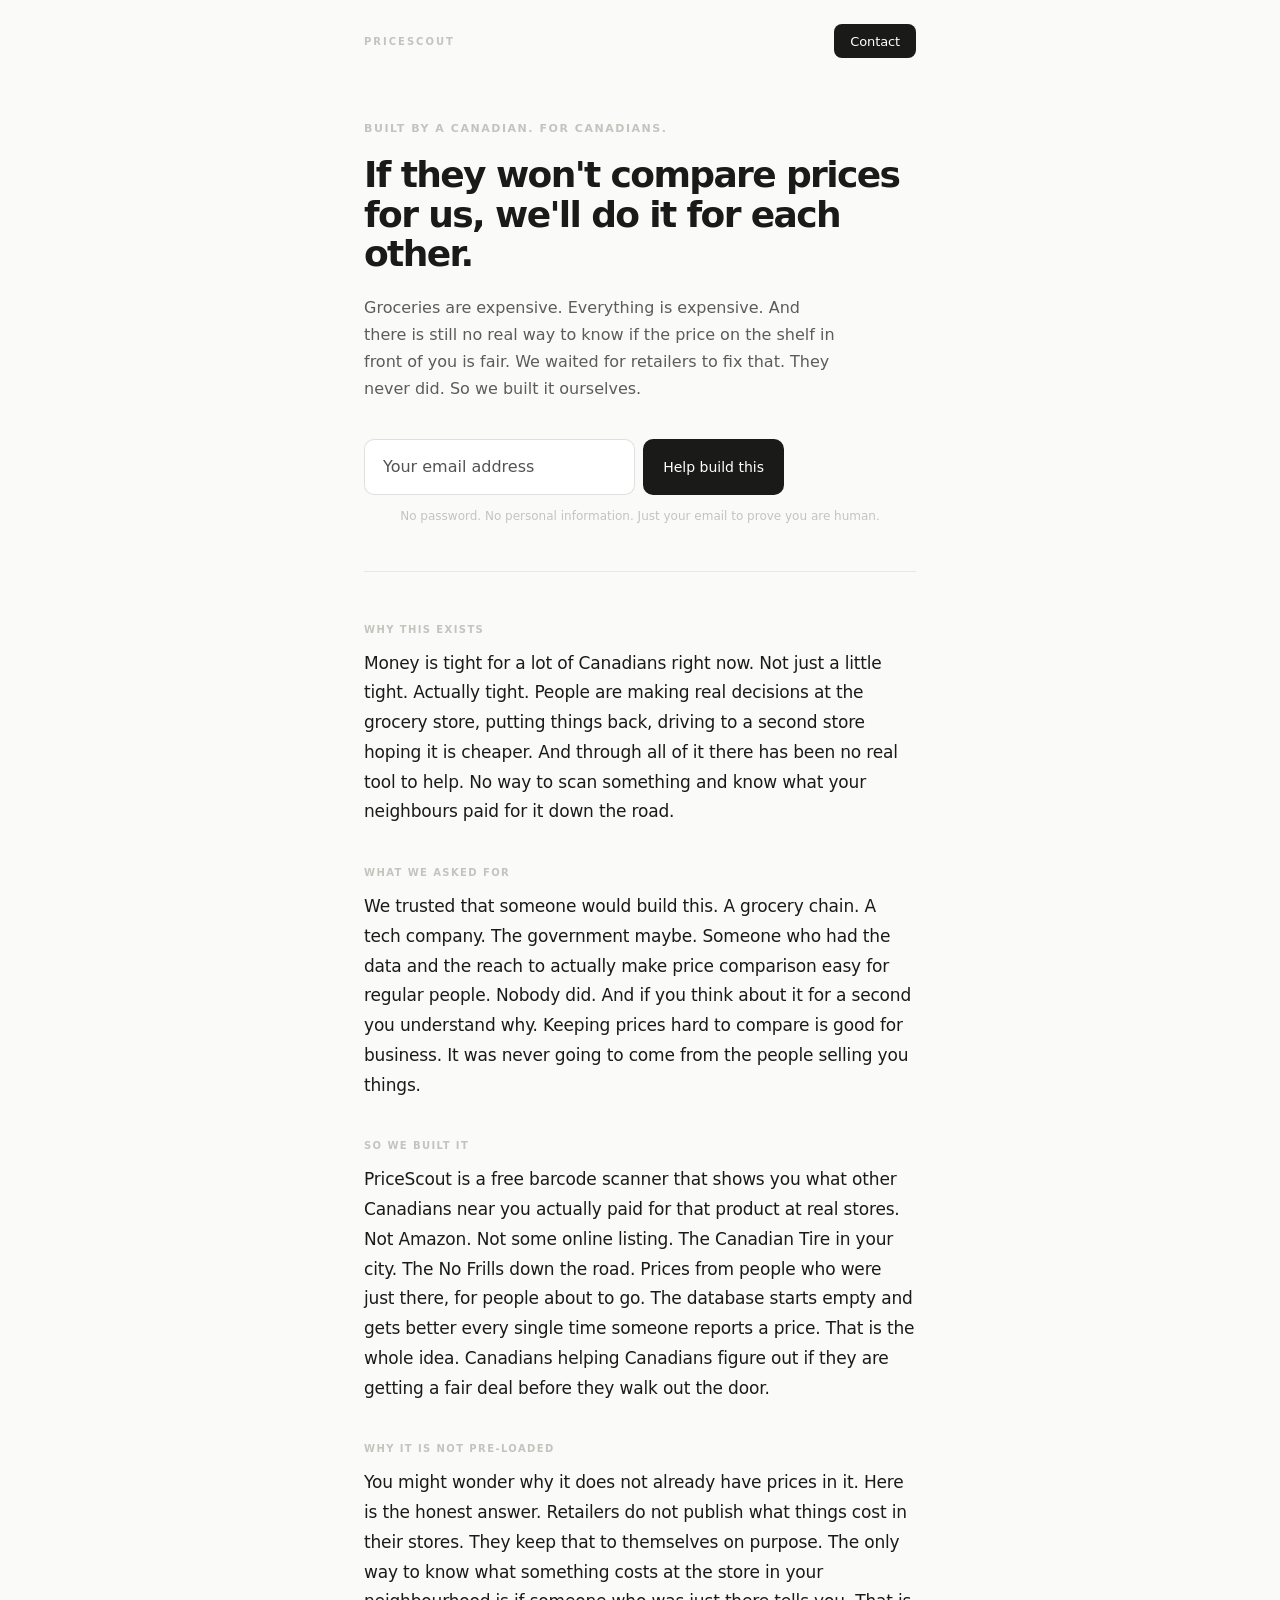
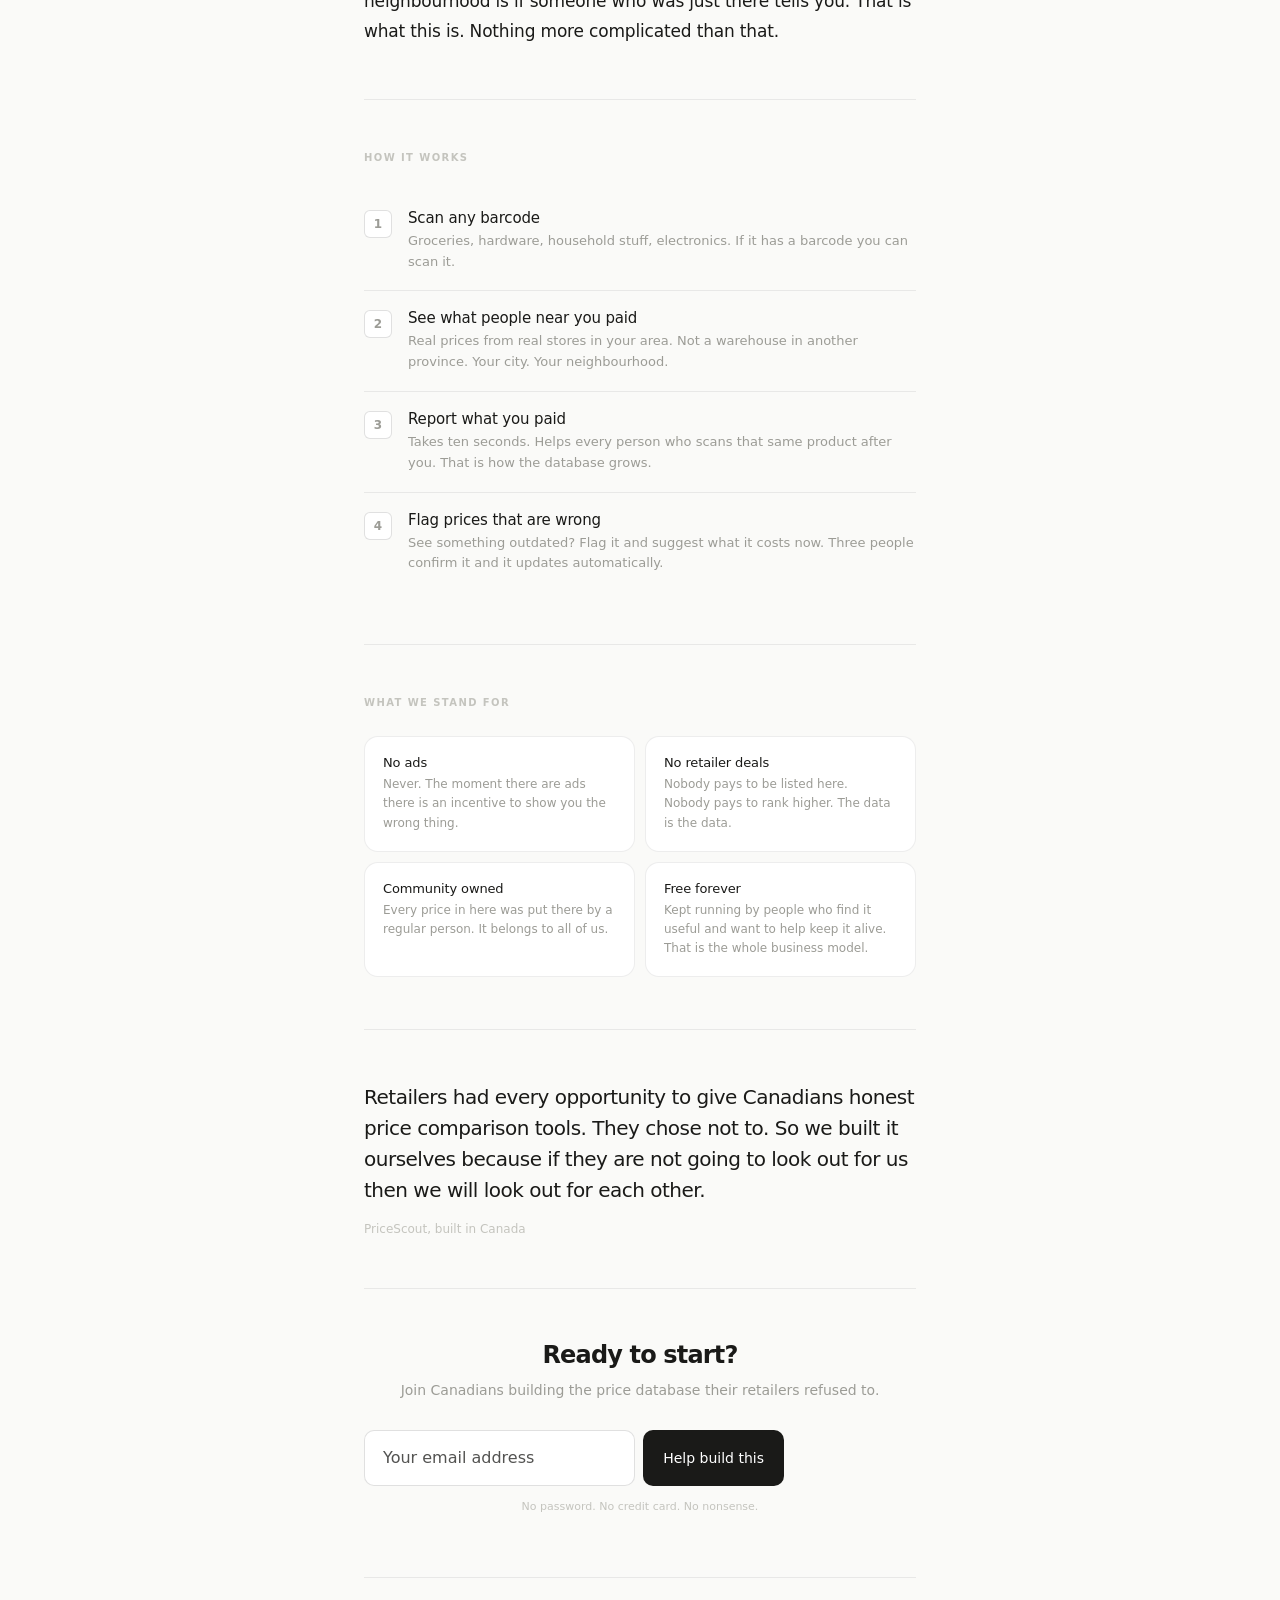
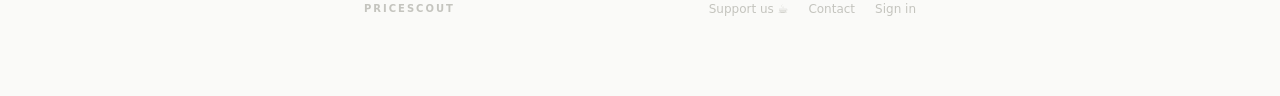
<file: index.html>
<!DOCTYPE html>
<html lang="en">
<head>
  <meta charset="UTF-8" />
  <meta name="viewport" content="width=device-width, initial-scale=1.0" />
  <meta name="theme-color" content="#FAFAF8" />
  <meta name="description" content="Canada's community price comparison app. Scan any barcode, see what your neighbours paid nearby, and help build the database together. Free, forever." />
  <meta property="og:title" content="PriceScout — If they won't compare prices for us, we'll do it for each other." />
  <meta property="og:description" content="Community-reported Canadian prices. Scan any barcode, see what people near you actually paid." />
  <meta property="og:url" content="https://mypricescout.ca" />
  <title>PriceScout — Canada's Community Price Tracker</title>
  <style>
    *, *::before, *::after { box-sizing: border-box; margin: 0; padding: 0; }

    :root {
      --bg: #FAFAF8;
      --surface: #FFFFFF;
      --border: rgba(0,0,0,0.07);
      --border-mid: rgba(0,0,0,0.12);
      --ink: #1A1A18;
      --ink-2: #5C5C58;
      --ink-3: #9C9C96;
      --ink-4: #C4C4BE;
    }

    html { background: var(--bg); color: var(--ink); font-family: -apple-system, BlinkMacSystemFont, 'SF Pro Text', 'Segoe UI', system-ui, sans-serif; -webkit-font-smoothing: antialiased; }

    body { max-width: 600px; margin: 0 auto; padding: 0 24px 80px; }

    /* ── NAV ── */
    nav {
      display: flex;
      align-items: center;
      justify-content: space-between;
      padding: 24px 0 0;
    }

    .nav-logo {
      font-size: 10px;
      font-weight: 600;
      letter-spacing: 0.2em;
      color: var(--ink-4);
      text-transform: uppercase;
      text-decoration: none;
    }

    .nav-cta {
      height: 34px;
      padding: 0 16px;
      background: var(--ink);
      color: #fff;
      border: none;
      border-radius: 8px;
      font-size: 13px;
      font-weight: 500;
      cursor: pointer;
      text-decoration: none;
      display: flex;
      align-items: center;
      letter-spacing: -0.01em;
    }

    /* ── HERO ── */
    .hero {
      padding: 64px 0 48px;
      border-bottom: 0.5px solid var(--border);
    }

    .hero-eyebrow {
      font-size: 11px;
      font-weight: 600;
      letter-spacing: 0.14em;
      color: var(--ink-4);
      text-transform: uppercase;
      margin-bottom: 20px;
    }

    .hero-headline {
      font-size: 36px;
      font-weight: 600;
      color: var(--ink);
      letter-spacing: -0.045em;
      line-height: 1.1;
      margin-bottom: 20px;
    }

    .hero-headline em {
      font-style: normal;
      color: var(--ink-3);
    }

    .hero-sub {
      font-size: 16px;
      color: var(--ink-2);
      line-height: 1.7;
      margin-bottom: 36px;
      max-width: 480px;
    }

    .hero-cta {
      display: inline-flex;
      align-items: center;
      gap: 8px;
      height: 50px;
      padding: 0 24px;
      background: var(--ink);
      color: #fff;
      border-radius: 12px;
      font-size: 15px;
      font-weight: 500;
      text-decoration: none;
      letter-spacing: -0.01em;
      transition: opacity 0.15s;
    }

    .hero-cta:active { opacity: 0.75; }

    .hero-note {
      font-size: 12px;
      color: var(--ink-4);
      margin-top: 14px;
    }

    /* ── STORY ── */
    .story {
      padding: 52px 0;
      border-bottom: 0.5px solid var(--border);
    }

    .story-section {
      margin-bottom: 40px;
    }

    .story-section:last-child { margin-bottom: 0; }

    .story-label {
      font-size: 10px;
      font-weight: 600;
      letter-spacing: 0.14em;
      color: var(--ink-4);
      text-transform: uppercase;
      margin-bottom: 14px;
    }

    .story-text {
      font-size: 17px;
      color: var(--ink);
      line-height: 1.75;
      letter-spacing: -0.01em;
    }

    .story-text strong {
      font-weight: 600;
      color: var(--ink);
    }

    /* ── HOW IT WORKS ── */
    .how {
      padding: 52px 0;
      border-bottom: 0.5px solid var(--border);
    }

    .section-title {
      font-size: 10px;
      font-weight: 600;
      letter-spacing: 0.14em;
      color: var(--ink-4);
      text-transform: uppercase;
      margin-bottom: 28px;
    }

    .steps {
      display: flex;
      flex-direction: column;
      gap: 0;
    }

    .step {
      display: flex;
      gap: 16px;
      align-items: flex-start;
      padding: 18px 0;
      border-bottom: 0.5px solid var(--border);
    }

    .step:last-child { border-bottom: none; }

    .step-num {
      width: 28px;
      height: 28px;
      background: var(--surface);
      border: 0.5px solid var(--border-mid);
      border-radius: 6px;
      display: flex;
      align-items: center;
      justify-content: center;
      font-size: 12px;
      font-weight: 600;
      color: var(--ink-3);
      flex-shrink: 0;
      margin-top: 1px;
    }

    .step-title {
      font-size: 15px;
      font-weight: 500;
      color: var(--ink);
      margin-bottom: 4px;
      letter-spacing: -0.01em;
    }

    .step-body {
      font-size: 13px;
      color: var(--ink-3);
      line-height: 1.6;
    }

    /* ── VALUES ── */
    .values {
      padding: 52px 0;
      border-bottom: 0.5px solid var(--border);
    }

    .value-grid {
      display: grid;
      grid-template-columns: 1fr 1fr;
      gap: 10px;
    }

    .value-card {
      background: var(--surface);
      border: 0.5px solid var(--border);
      border-radius: 14px;
      padding: 18px;
    }

    .value-card-title {
      font-size: 13px;
      font-weight: 500;
      color: var(--ink);
      margin-bottom: 5px;
      letter-spacing: -0.01em;
    }

    .value-card-body {
      font-size: 12px;
      color: var(--ink-3);
      line-height: 1.6;
    }

    /* ── MANIFESTO ── */
    .manifesto {
      padding: 52px 0;
      border-bottom: 0.5px solid var(--border);
    }

    .manifesto-quote {
      font-size: 20px;
      font-weight: 500;
      color: var(--ink);
      line-height: 1.55;
      letter-spacing: -0.025em;
    }

    .manifesto-attr {
      font-size: 12px;
      color: var(--ink-4);
      margin-top: 16px;
    }

    /* ── CTA FOOTER ── */
    .cta-footer {
      padding: 52px 0 0;
      text-align: center;
    }

    .cta-footer-title {
      font-size: 24px;
      font-weight: 600;
      color: var(--ink);
      letter-spacing: -0.035em;
      margin-bottom: 10px;
    }

    .cta-footer-sub {
      font-size: 14px;
      color: var(--ink-3);
      margin-bottom: 28px;
      line-height: 1.6;
    }

    .cta-footer-btn {
      display: inline-flex;
      align-items: center;
      gap: 8px;
      height: 50px;
      padding: 0 28px;
      background: var(--ink);
      color: #fff;
      border-radius: 12px;
      font-size: 15px;
      font-weight: 500;
      text-decoration: none;
      letter-spacing: -0.01em;
    }

    .cta-footer-note {
      font-size: 11px;
      color: var(--ink-4);
      margin-top: 12px;
    }

    /* ── FOOTER ── */
    footer {
      margin-top: 64px;
      padding-top: 24px;
      border-top: 0.5px solid var(--border);
      display: flex;
      align-items: center;
      justify-content: space-between;
    }

    .footer-logo {
      font-size: 10px;
      font-weight: 600;
      letter-spacing: 0.2em;
      color: var(--ink-4);
      text-transform: uppercase;
    }

    .footer-links {
      display: flex;
      gap: 20px;
    }

    .footer-links a {
      font-size: 12px;
      color: var(--ink-4);
      text-decoration: none;
    }

    .footer-links a:hover { color: var(--ink-2); }

    @media (max-width: 420px) {
      .hero-headline { font-size: 30px; }
      .value-grid { grid-template-columns: 1fr; }
    }

    /* ── SIGNUP FORM ── */
    .signup-form {
      display: flex;
      gap: 8px;
      width: 100%;
      max-width: 420px;
      margin-bottom: 14px;
    }

    .signup-email {
      flex: 1;
      height: 56px;
      background: var(--surface);
      border: 0.5px solid var(--border-mid);
      border-radius: 10px;
      padding: 0 18px;
      font-size: 16px;
      color: var(--ink);
      outline: none;
      transition: border-color 0.15s;
      font-family: -apple-system, BlinkMacSystemFont, system-ui, sans-serif;
    }

    .signup-email::placeholder { color: var(--ink); opacity: 0.75; }
    .signup-email:focus { border-color: var(--border-strong); }

    .signup-btn {
      height: 56px;
      padding: 0 20px;
      background: var(--ink);
      color: #fff;
      border: none;
      border-radius: 10px;
      font-size: 14px;
      font-weight: 500;
      cursor: pointer;
      white-space: nowrap;
      transition: opacity 0.15s;
      font-family: -apple-system, BlinkMacSystemFont, system-ui, sans-serif;
    }

    .signup-btn:active { opacity: 0.75; }
    .signup-btn:disabled { opacity: 0.4; }

    /* ── VERIFY OVERLAY ── */
    .verify-overlay {
      display: none;
      position: fixed;
      inset: 0;
      background: rgba(250,250,248,0.96);
      z-index: 100;
      flex-direction: column;
      align-items: center;
      justify-content: center;
      padding: 40px 24px;
    }

    .verify-overlay.active { display: flex; }

    .verify-box {
      width: 100%;
      max-width: 360px;
      text-align: center;
    }

    .verify-logo {
      font-size: 10px;
      font-weight: 600;
      letter-spacing: 0.2em;
      color: var(--ink-4);
      text-transform: uppercase;
      margin-bottom: 32px;
    }

    .verify-title {
      font-size: 24px;
      font-weight: 600;
      color: var(--ink);
      letter-spacing: -0.035em;
      margin-bottom: 8px;
    }

    .verify-sub {
      font-size: 14px;
      color: var(--ink-3);
      margin-bottom: 32px;
      line-height: 1.6;
    }

    .verify-code-input {
      width: 100%;
      height: 64px;
      background: var(--surface);
      border: 0.5px solid var(--border-mid);
      border-radius: 12px;
      font-size: 32px;
      font-weight: 600;
      letter-spacing: 0.22em;
      text-align: center;
      color: var(--ink);
      outline: none;
      margin-bottom: 10px;
      font-family: -apple-system, BlinkMacSystemFont, system-ui, sans-serif;
      transition: border-color 0.15s;
    }

    .verify-code-input:focus { border-color: var(--border-strong); }

    .verify-submit {
      width: 100%;
      height: 50px;
      background: var(--ink);
      color: #fff;
      border: none;
      border-radius: 12px;
      font-size: 15px;
      font-weight: 500;
      cursor: pointer;
      margin-bottom: 14px;
      font-family: -apple-system, BlinkMacSystemFont, system-ui, sans-serif;
      transition: opacity 0.15s;
    }

    .verify-submit:disabled { opacity: 0.4; }

    .verify-back {
      background: none;
      border: none;
      color: var(--ink-3);
      font-size: 14px;
      cursor: pointer;
      font-family: -apple-system, BlinkMacSystemFont, system-ui, sans-serif;
    }

    .verify-error {
      font-size: 13px;
      color: #A32D2D;
      margin-bottom: 10px;
      display: none;
    }

    @media (max-width: 480px) {
      .signup-form { flex-direction: column; }
      .signup-btn { width: 100%; }
    }
  </style>
</head>
<body>

  <nav>
    <a href="/" class="nav-logo">PriceScout</a>
    <a href="mailto:hello@mypricescout.ca" class="nav-cta">Contact</a>
  </nav>

  <section class="hero">
    <div class="hero-eyebrow">Built by a Canadian. For Canadians.</div>
    <h1 class="hero-headline">If they won't compare prices for us, we'll do it for each other.</h1>
    <p class="hero-sub">Groceries are expensive. Everything is expensive. And there is still no real way to know if the price on the shelf in front of you is fair. We waited for retailers to fix that. They never did. So we built it ourselves.</p>
    <div class="signup-form" id="signup">
      <input type="email" class="signup-email" id="heroEmail" placeholder="Your email address" autocomplete="email" inputmode="email" />
      <button class="signup-btn" id="heroSignupBtn">Help build this</button>
    </div>
    <div class="hero-note" style="text-align:center;">No password. No personal information. Just your email to prove you are human.</div>
  </section>

  <section class="story">
    <div class="story-section">
      <div class="story-label">Why this exists</div>
      <p class="story-text">Money is tight for a lot of Canadians right now. Not just a little tight. Actually tight. People are making real decisions at the grocery store, putting things back, driving to a second store hoping it is cheaper. And through all of it there has been no real tool to help. No way to scan something and know what your neighbours paid for it down the road.</p>
    </div>

    <div class="story-section">
      <div class="story-label">What we asked for</div>
      <p class="story-text">We trusted that someone would build this. A grocery chain. A tech company. The government maybe. Someone who had the data and the reach to actually make price comparison easy for regular people. Nobody did. And if you think about it for a second you understand why. Keeping prices hard to compare is good for business. It was never going to come from the people selling you things.</p>
    </div>

    <div class="story-section">
      <div class="story-label">So we built it</div>
      <p class="story-text">PriceScout is a free barcode scanner that shows you what other Canadians near you actually paid for that product at real stores. Not Amazon. Not some online listing. The Canadian Tire in your city. The No Frills down the road. Prices from people who were just there, for people about to go. The database starts empty and gets better every single time someone reports a price. That is the whole idea. Canadians helping Canadians figure out if they are getting a fair deal before they walk out the door.</p>
    </div>

    <div class="story-section">
      <div class="story-label">Why it is not pre-loaded</div>
      <p class="story-text">You might wonder why it does not already have prices in it. Here is the honest answer. Retailers do not publish what things cost in their stores. They keep that to themselves on purpose. The only way to know what something costs at the store in your neighbourhood is if someone who was just there tells you. That is what this is. Nothing more complicated than that.</p>
    </div>
  </section>

  <section class="how">
    <div class="section-title">How it works</div>
    <div class="steps">
      <div class="step">
        <div class="step-num">1</div>
        <div>
          <div class="step-title">Scan any barcode</div>
          <div class="step-body">Groceries, hardware, household stuff, electronics. If it has a barcode you can scan it.</div>
        </div>
      </div>
      <div class="step">
        <div class="step-num">2</div>
        <div>
          <div class="step-title">See what people near you paid</div>
          <div class="step-body">Real prices from real stores in your area. Not a warehouse in another province. Your city. Your neighbourhood.</div>
        </div>
      </div>
      <div class="step">
        <div class="step-num">3</div>
        <div>
          <div class="step-title">Report what you paid</div>
          <div class="step-body">Takes ten seconds. Helps every person who scans that same product after you. That is how the database grows.</div>
        </div>
      </div>
      <div class="step">
        <div class="step-num">4</div>
        <div>
          <div class="step-title">Flag prices that are wrong</div>
          <div class="step-body">See something outdated? Flag it and suggest what it costs now. Three people confirm it and it updates automatically.</div>
        </div>
      </div>
    </div>
  </section>

  <section class="values">
    <div class="section-title">What we stand for</div>
    <div class="value-grid">
      <div class="value-card">
        <div class="value-card-title">No ads</div>
        <div class="value-card-body">Never. The moment there are ads there is an incentive to show you the wrong thing.</div>
      </div>
      <div class="value-card">
        <div class="value-card-title">No retailer deals</div>
        <div class="value-card-body">Nobody pays to be listed here. Nobody pays to rank higher. The data is the data.</div>
      </div>
      <div class="value-card">
        <div class="value-card-title">Community owned</div>
        <div class="value-card-body">Every price in here was put there by a regular person. It belongs to all of us.</div>
      </div>
      <div class="value-card">
        <div class="value-card-title">Free forever</div>
        <div class="value-card-body">Kept running by people who find it useful and want to help keep it alive. That is the whole business model.</div>
      </div>
    </div>
  </section>

  <section class="manifesto">
    <p class="manifesto-quote">Retailers had every opportunity to give Canadians honest price comparison tools. They chose not to. So we built it ourselves because if they are not going to look out for us then we will look out for each other.</p>
    <div class="manifesto-attr">PriceScout, built in Canada</div>
  </section>

  <section class="cta-footer">
    <div class="cta-footer-title">Ready to start?</div>
    <div class="cta-footer-sub">Join Canadians building the price database their retailers refused to.</div>
    <div class="signup-form">
      <input type="email" class="signup-email" id="footerEmail" placeholder="Your email address" autocomplete="email" inputmode="email" />
      <button class="signup-btn" id="footerSignupBtn">Help build this</button>
    </div>
    <div class="cta-footer-note">No password. No credit card. No nonsense.</div>
  </section>

  <footer>
    <div class="footer-logo">PriceScout</div>
    <div class="footer-links">
      <a href="https://buymeacoffee.com/mypricescout" target="_blank" rel="noopener">Support us ☕</a>
      <a href="mailto:hello@mypricescout.ca">Contact</a>
      <a href="/app.html">Sign in</a>
    </div>
  </footer>


  <!-- VERIFY OVERLAY -->
  <div class="verify-overlay" id="verifyOverlay">
    <div class="verify-box">
      <div class="verify-logo">PRICESCOUT</div>
      <div class="verify-title">Check your email</div>
      <div class="verify-sub" id="verifySub">We sent a 6-digit code to your email address.</div>
      <div class="verify-error" id="verifyError"></div>
      <input type="text" class="verify-code-input" id="verifyCodeInput" placeholder="000000" maxlength="6" inputmode="numeric" pattern="[0-9]*" autocomplete="one-time-code" />
      <button class="verify-submit" id="verifySubmitBtn">Sign in</button>
      <button class="verify-back" id="verifyBackBtn">Back</button>
    </div>
  </div>

  <script>
    let pendingEmail = '';

    function showError(msg) {
      const el = document.getElementById('verifyError');
      el.textContent = msg;
      el.style.display = 'block';
    }

    function hideError() {
      document.getElementById('verifyError').style.display = 'none';
    }

    async function submitEmail(email) {
      email = email.trim().toLowerCase();
      const emailRegex = /^[^\s@]+@[^\s@]+\.[^\s@]+$/;
      if (!email || !emailRegex.test(email)) {
        alert('Please enter a valid email address');
        return;
      }

      const btns = document.querySelectorAll('.signup-btn');
      btns.forEach(b => { b.disabled = true; b.textContent = 'Sending...'; });

      try {
        const res = await fetch('/.netlify/functions/send-code', {
          method: 'POST',
          headers: { 'Content-Type': 'application/json' },
          body: JSON.stringify({ email })
        });

        const data = await res.json();
        if (res.status === 429) throw new Error('Too many attempts — please wait an hour before trying again');
        if (!res.ok) throw new Error(data.error || 'Could not send code');

        pendingEmail = email;
        document.getElementById('verifySub').textContent = 'We sent a 6-digit code to ' + email;
        document.getElementById('verifyCodeInput').value = '';
        hideError();
        document.getElementById('verifyOverlay').classList.add('active');
        setTimeout(() => document.getElementById('verifyCodeInput').focus(), 300);

      } catch (e) {
        alert(e.message || 'Could not send code — try again');
      } finally {
        btns.forEach(b => { b.disabled = false; b.textContent = 'Help build this'; });
      }
    }

    async function verifyCode() {
      const code = document.getElementById('verifyCodeInput').value.trim();
      if (code.length !== 6) { showError('Enter the 6-digit code from your email'); return; }

      const btn = document.getElementById('verifySubmitBtn');
      btn.disabled = true;
      btn.textContent = 'Verifying...';
      hideError();

      try {
        const res = await fetch('/.netlify/functions/verify-code', {
          method: 'POST',
          headers: { 'Content-Type': 'application/json' },
          body: JSON.stringify({ email: pendingEmail, code })
        });

        const data = await res.json();
        if (res.status === 401) { showError('Invalid or expired code'); return; }
        if (!res.ok) throw new Error(data.error || 'Verification failed');

        // Save session and redirect to app
        localStorage.setItem('ps_session', JSON.stringify(data.user));
        window.location.href = '/app.html';

      } catch (e) {
        showError(e.message || 'Could not verify — try again');
      } finally {
        btn.disabled = false;
        btn.textContent = 'Sign in';
      }
    }

    // Hero form
    document.getElementById('heroSignupBtn').addEventListener('click', () => {
      submitEmail(document.getElementById('heroEmail').value);
    });
    document.getElementById('heroEmail').addEventListener('keydown', e => {
      if (e.key === 'Enter') submitEmail(document.getElementById('heroEmail').value);
    });

    // Footer form
    document.getElementById('footerSignupBtn').addEventListener('click', () => {
      submitEmail(document.getElementById('footerEmail').value);
    });
    document.getElementById('footerEmail').addEventListener('keydown', e => {
      if (e.key === 'Enter') submitEmail(document.getElementById('footerEmail').value);
    });

    // Verify overlay
    document.getElementById('verifySubmitBtn').addEventListener('click', verifyCode);
    document.getElementById('verifyCodeInput').addEventListener('keydown', e => {
      if (e.key === 'Enter') verifyCode();
    });
    document.getElementById('verifyCodeInput').addEventListener('input', e => {
      if (e.target.value.length === 6) verifyCode();
    });
    document.getElementById('verifyBackBtn').addEventListener('click', () => {
      document.getElementById('verifyOverlay').classList.remove('active');
    });

    // If already logged in, redirect straight to app
    try {
      const session = JSON.parse(localStorage.getItem('ps_session') || 'null');
      if (session && session.id) window.location.href = '/app.html';
    } catch (e) {}
  </script>

</body>
</html>
</file>
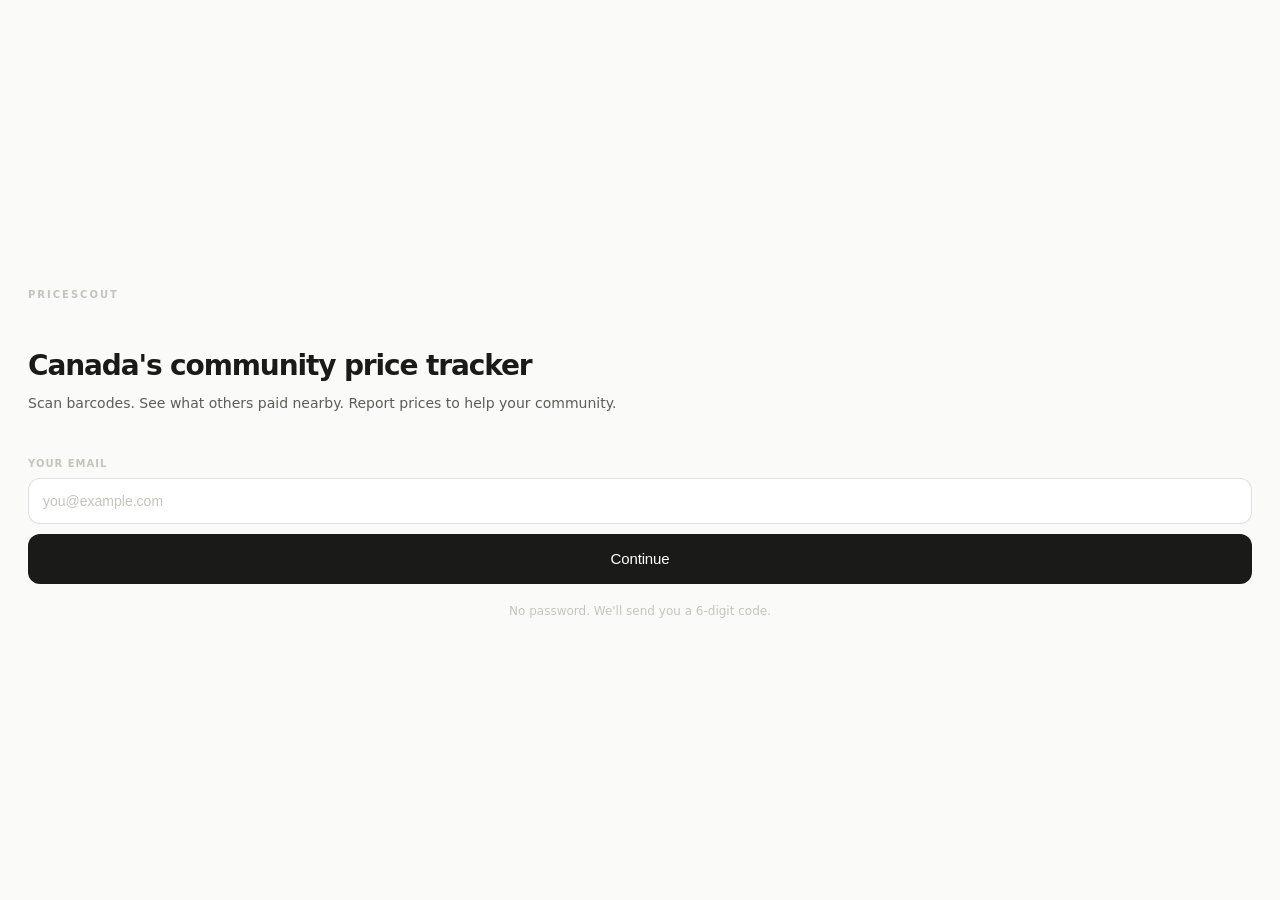
<file: app.html>
<!DOCTYPE html>
<html lang="en">
<head>
  <meta charset="UTF-8" />
  <meta name="viewport" content="width=device-width, initial-scale=1.0, viewport-fit=cover" />
  <meta name="theme-color" content="#FFFFFF" />
  <meta name="mobile-web-app-capable" content="yes" />
  <meta name="apple-mobile-web-app-capable" content="yes" />
  <meta name="apple-mobile-web-app-status-bar-style" content="default" />
  <meta name="apple-mobile-web-app-title" content="PriceScout" />
  <title>PriceScout</title>
  <link rel="manifest" href="manifest.json" />
  <link rel="stylesheet" href="css/style.css" />
</head>
<body>

  <!-- SCREEN: LOGIN (email entry) -->
  <div id="screen-login" class="screen active">
    <div class="screen-inner auth-screen">
      <div class="auth-logo">PRICESCOUT</div>
      <div class="auth-hero">Canada's community price tracker</div>
      <div class="auth-sub">Scan barcodes. See what others paid nearby. Report prices to help your community.</div>

      <div class="auth-form">
        <div class="form-group">
          <label class="form-label">Your email</label>
          <input type="email" id="loginEmail" placeholder="you@example.com" autocomplete="email" inputmode="email" />
        </div>
        <button class="btn-submit" id="btnSendCode">Continue</button>
      </div>

      <div class="auth-footer">No password. We'll send you a 6-digit code.</div>
    </div>
  </div>

  <!-- SCREEN: VERIFY CODE -->
  <div id="screen-verify" class="screen">
    <div class="screen-inner auth-screen">
      <button class="btn-back" id="btnBackToLogin">
        <svg width="16" height="16" viewBox="0 0 24 24" fill="none" stroke="currentColor" stroke-width="2.5"><polyline points="15 18 9 12 15 6"/></svg>
        Back
      </button>

      <div class="auth-logo">PRICESCOUT</div>
      <div class="auth-hero">Check your email</div>
      <div class="auth-sub" id="verifySub">We sent a 6-digit code to your email address.</div>

      <div class="auth-form">
        <div class="form-group">
          <label class="form-label">6-digit code</label>
          <input type="text" id="verifyCode" placeholder="000000" maxlength="6" inputmode="numeric" pattern="[0-9]*" autocomplete="one-time-code" class="verify-code-input" />
        </div>
        <button class="btn-submit" id="btnVerifyCode">Sign in</button>
        <button class="btn-ghost" id="btnResendCode">Resend code</button>
      </div>

      <div class="auth-footer">Code expires in 10 minutes.</div>
    </div>
  </div>


  <!-- SCREEN: ONBOARDING -->
  <div id="screen-onboard" class="screen">
    <div class="screen-inner auth-screen">
      <div class="auth-logo">PRICESCOUT</div>
      <div class="auth-hero">Welcome to the community</div>
      <div class="auth-sub">PriceScout runs on people like you. Scan a product, report what you paid, and help other Canadians shop smarter.</div>

      <div class="onboard-steps">
        <div class="onboard-step">
          <div class="onboard-icon">
            <svg width="20" height="20" viewBox="0 0 24 24" fill="none" stroke="currentColor" stroke-width="1.5"><path d="M23 19a2 2 0 0 1-2 2H3a2 2 0 0 1-2-2V8a2 2 0 0 1 2-2h4l2-3h6l2 3h4a2 2 0 0 1 2 2z"/><circle cx="12" cy="13" r="4"/></svg>
          </div>
          <div>
            <div class="onboard-step-title">Scan any barcode</div>
            <div class="onboard-step-body">Point your camera at any product barcode — groceries, electronics, hardware, anything.</div>
          </div>
        </div>
        <div class="onboard-step">
          <div class="onboard-icon">
            <svg width="20" height="20" viewBox="0 0 24 24" fill="none" stroke="currentColor" stroke-width="1.5"><path d="M21 10c0 7-9 13-9 13s-9-6-9-13a9 9 0 0 1 18 0z"/><circle cx="12" cy="10" r="3"/></svg>
          </div>
          <div>
            <div class="onboard-step-title">See prices near you</div>
            <div class="onboard-step-body">Community-reported prices from real stores in your area, sorted cheapest first.</div>
          </div>
        </div>
        <div class="onboard-step">
          <div class="onboard-icon">
            <svg width="20" height="20" viewBox="0 0 24 24" fill="none" stroke="currentColor" stroke-width="1.5"><line x1="12" y1="5" x2="12" y2="19"/><line x1="5" y1="12" x2="19" y2="12"/></svg>
          </div>
          <div>
            <div class="onboard-step-title">Report what you paid</div>
            <div class="onboard-step-body">Every report you submit helps someone else make a better decision. The data belongs to the community.</div>
          </div>
        </div>
        <div class="onboard-step">
          <div class="onboard-icon">
            <svg width="20" height="20" viewBox="0 0 24 24" fill="none" stroke="currentColor" stroke-width="1.5"><path d="M4 15s1-1 4-1 5 2 8 2 4-1 4-1V3s-1 1-4 1-5-2-8-2-4 1-4 1z"/><line x1="4" y1="22" x2="4" y2="15"/></svg>
          </div>
          <div>
            <div class="onboard-step-title">Flag outdated prices</div>
            <div class="onboard-step-body">See a price that's wrong? Flag it and suggest the current one. Three confirmations updates it automatically.</div>
          </div>
        </div>
      </div>

      <div class="onboard-note">No ads. No retailer relationships. No agenda.<br>Just Canadians helping Canadians.</div>

      <button class="btn-submit" id="btnStartScanning">Start scanning</button>
    </div>
  </div>

  <!-- SCREEN: SCAN -->
  <div id="screen-scan" class="screen">
    <header class="app-header">
      <div class="wordmark">PRICESCOUT</div>
      <button class="btn-account" id="btnAccount">
        <svg width="18" height="18" viewBox="0 0 24 24" fill="none" stroke="currentColor" stroke-width="2"><circle cx="12" cy="8" r="4"/><path d="M4 20c0-4 3.6-7 8-7s8 3 8 7"/></svg>
      </button>
    </header>
    <div class="scan-area">
      <div>
        <div class="hero-label">Scan anything.<br>Compare everywhere.</div>
        <div class="hero-sub">Community-reported Canadian prices</div>
      </div>
      <div class="scanner-frame" id="scannerFrame">
        <video id="cameraFeed" autoplay playsinline muted></video>
        <div class="scanner-overlay">
          <div class="corner tl"></div>
          <div class="corner tr"></div>
          <div class="corner bl"></div>
          <div class="corner br"></div>
          <div class="scan-line"></div>
        </div>
        <div class="scanner-idle" id="scannerIdle">
          <svg width="40" height="40" viewBox="0 0 24 24" fill="none" stroke="currentColor" stroke-width="1.5">
            <rect x="3" y="3" width="7" height="7" rx="1"/><rect x="14" y="3" width="7" height="7" rx="1"/>
            <rect x="3" y="14" width="7" height="7" rx="1"/>
            <path d="M14 14h2v2h-2zM18 14h3v3h-1M14 18v3h3M20 20h1v1h-1z"/>
          </svg>
          <div class="scanner-idle-text">Camera off</div>
        </div>
      </div>
      <div class="scan-actions">
        <button class="btn-primary" id="btnStartCamera">
          <svg width="18" height="18" viewBox="0 0 24 24" fill="none" stroke="currentColor" stroke-width="2"><path d="M23 19a2 2 0 0 1-2 2H3a2 2 0 0 1-2-2V8a2 2 0 0 1 2-2h4l2-3h6l2 3h4a2 2 0 0 1 2 2z"/><circle cx="12" cy="13" r="4"/></svg>
          Scan barcode
        </button>
        <div class="divider-row"><span class="divider-text">or type it in</span></div>
        <div class="manual-entry">
          <input type="text" id="manualCode" placeholder="Enter barcode number" autocomplete="off" autocorrect="off" spellcheck="false" />
          <button class="btn-secondary" id="btnManualSearch">Search</button>
        </div>
      </div>
    </div>
  </div>

  <!-- SCREEN: RESULTS -->
  <div id="screen-results" class="screen">
    <div class="screen-inner">
      <div class="results-header">
        <button class="btn-back" id="btnBackToScan">
          <svg width="16" height="16" viewBox="0 0 24 24" fill="none" stroke="currentColor" stroke-width="2.5"><polyline points="15 18 9 12 15 6"/></svg>
          Back
        </button>
        <button class="btn-new-scan" id="btnNewScan">New scan</button>
      </div>
      <div class="results-product">
        <div class="results-product-name" id="resultsProductName">Loading...</div>
        <div class="results-meta" id="resultsMeta"></div>
      </div>
      <div class="location-bar">
        <div class="location-bar-inner">
          <svg width="13" height="13" viewBox="0 0 24 24" fill="none" stroke="currentColor" stroke-width="2"><circle cx="12" cy="12" r="3"/><path d="M12 1v4M12 19v4M4.22 4.22l2.83 2.83M16.95 16.95l2.83 2.83M1 12h4M19 12h4M4.22 19.78l2.83-2.83M16.95 7.05l2.83-2.83"/></svg>
          <span id="locationLabel">Detecting location...</span>
        </div>
        <div class="radius-pills">
          <button class="radius-pill" data-km="10">10km</button>
          <button class="radius-pill active" data-km="25">25km</button>
          <button class="radius-pill" data-km="50">50km</button>
          <button class="radius-pill" data-km="100">100km</button>
        </div>
      </div>
      <button class="btn-report" id="btnReport">
        <svg width="16" height="16" viewBox="0 0 24 24" fill="none" stroke="currentColor" stroke-width="2.5"><line x1="12" y1="5" x2="12" y2="19"/><line x1="5" y1="12" x2="19" y2="12"/></svg>
        Report a price
      </button>
      <div class="results-list" id="resultsList">
        <div class="loading-state">
          <div class="spinner"></div>
          <div class="loading-text">Looking up prices...</div>
        </div>
      </div>
    </div>
  </div>

  <!-- SCREEN: REPORT -->
  <div id="screen-report" class="screen">
    <div class="screen-inner">
      <button class="btn-back" id="btnBackToResults">
        <svg width="16" height="16" viewBox="0 0 24 24" fill="none" stroke="currentColor" stroke-width="2.5"><polyline points="15 18 9 12 15 6"/></svg>
        Back
      </button>
      <div class="report-header">
        <div class="report-title">Report a price</div>
        <div class="report-subtitle">Help other shoppers in your area</div>
      </div>
      <div class="product-preview">
        <div class="product-image-wrap" id="reportProductImage">
          <svg width="22" height="22" viewBox="0 0 24 24" fill="none" stroke="currentColor" stroke-width="1.5"><rect x="3" y="3" width="18" height="18" rx="2"/></svg>
        </div>
        <div>
          <div class="product-name" id="reportProductName">Product</div>
          <div class="product-brand" id="reportProductBrand"></div>
        </div>
      </div>
      <div class="form-section">
        <div class="form-group">
          <label class="form-label">Store name</label>
          <div class="autocomplete-wrap">
            <input type="text" id="reportStore" placeholder="e.g. Canadian Tire, Walmart, Costco" autocomplete="off" />
            <div class="autocomplete-list" id="storeList" style="display:none"></div>
          </div>
        </div>
        <div class="form-group">
          <label class="form-label">Price you paid</label>
          <div class="price-input-wrap">
            <span class="price-symbol">$</span>
            <input type="number" id="reportPrice" placeholder="0.00" step="0.01" min="0" />
          </div>
        </div>
        <div class="form-group">
          <label class="form-label">Your location</label>
          <div class="city-row" style="align-items:flex-start">
            <div class="autocomplete-wrap" style="flex:1">
              <input type="text" id="reportCity" placeholder="City" autocomplete="off" />
              <div class="autocomplete-list" id="cityList" style="display:none"></div>
            </div>
            <button class="btn-detect" id="btnDetectReport">
              <svg width="14" height="14" viewBox="0 0 24 24" fill="none" stroke="currentColor" stroke-width="2"><circle cx="12" cy="12" r="3"/><path d="M12 1v4M12 19v4M4.22 4.22l2.83 2.83M16.95 16.95l2.83 2.83M1 12h4M19 12h4M4.22 19.78l2.83-2.83M16.95 7.05l2.83-2.83"/></svg>
              Detect
            </button>
          </div>
        </div>
      </div>
      <button class="btn-submit" id="btnSubmitReport">Submit price</button>
    </div>
  </div>

  <!-- SCREEN: ACCOUNT -->
  <div id="screen-account" class="screen">
    <div class="screen-inner">
      <button class="btn-back" id="btnBackFromAccount">
        <svg width="16" height="16" viewBox="0 0 24 24" fill="none" stroke="currentColor" stroke-width="2.5"><polyline points="15 18 9 12 15 6"/></svg>
        Back
      </button>
      <div class="account-header">
        <div class="account-avatar" id="accountAvatar">?</div>
        <div class="account-email" id="accountEmail"></div>
        <div class="account-since" id="accountSince"></div>
      </div>
      <div class="account-stats">
        <div class="stat-card">
          <div class="stat-number" id="statReports">—</div>
          <div class="stat-label">Prices reported</div>
        </div>
      </div>
      <div class="donate-section">
        <div class="donate-label">PriceScout is free for everyone, forever.</div>
        <div class="donate-sub">If it's useful to you, help keep it running.</div>
        <a href="https://buymeacoffee.com/mypricescout" target="_blank" rel="noopener noreferrer" class="btn-donate">
          ☕ Buy me a coffee
        </a>
      </div>

      <button class="btn-signout" id="btnSignOut">Sign out</button>
    </div>
  </div>

  <div class="toast" id="toast"></div>
  <script src="js/zxing.min.js"></script>
  <script src="js/cities.js"></script>
  <script src="js/app.js"></script>
</body>
</html>
</file>
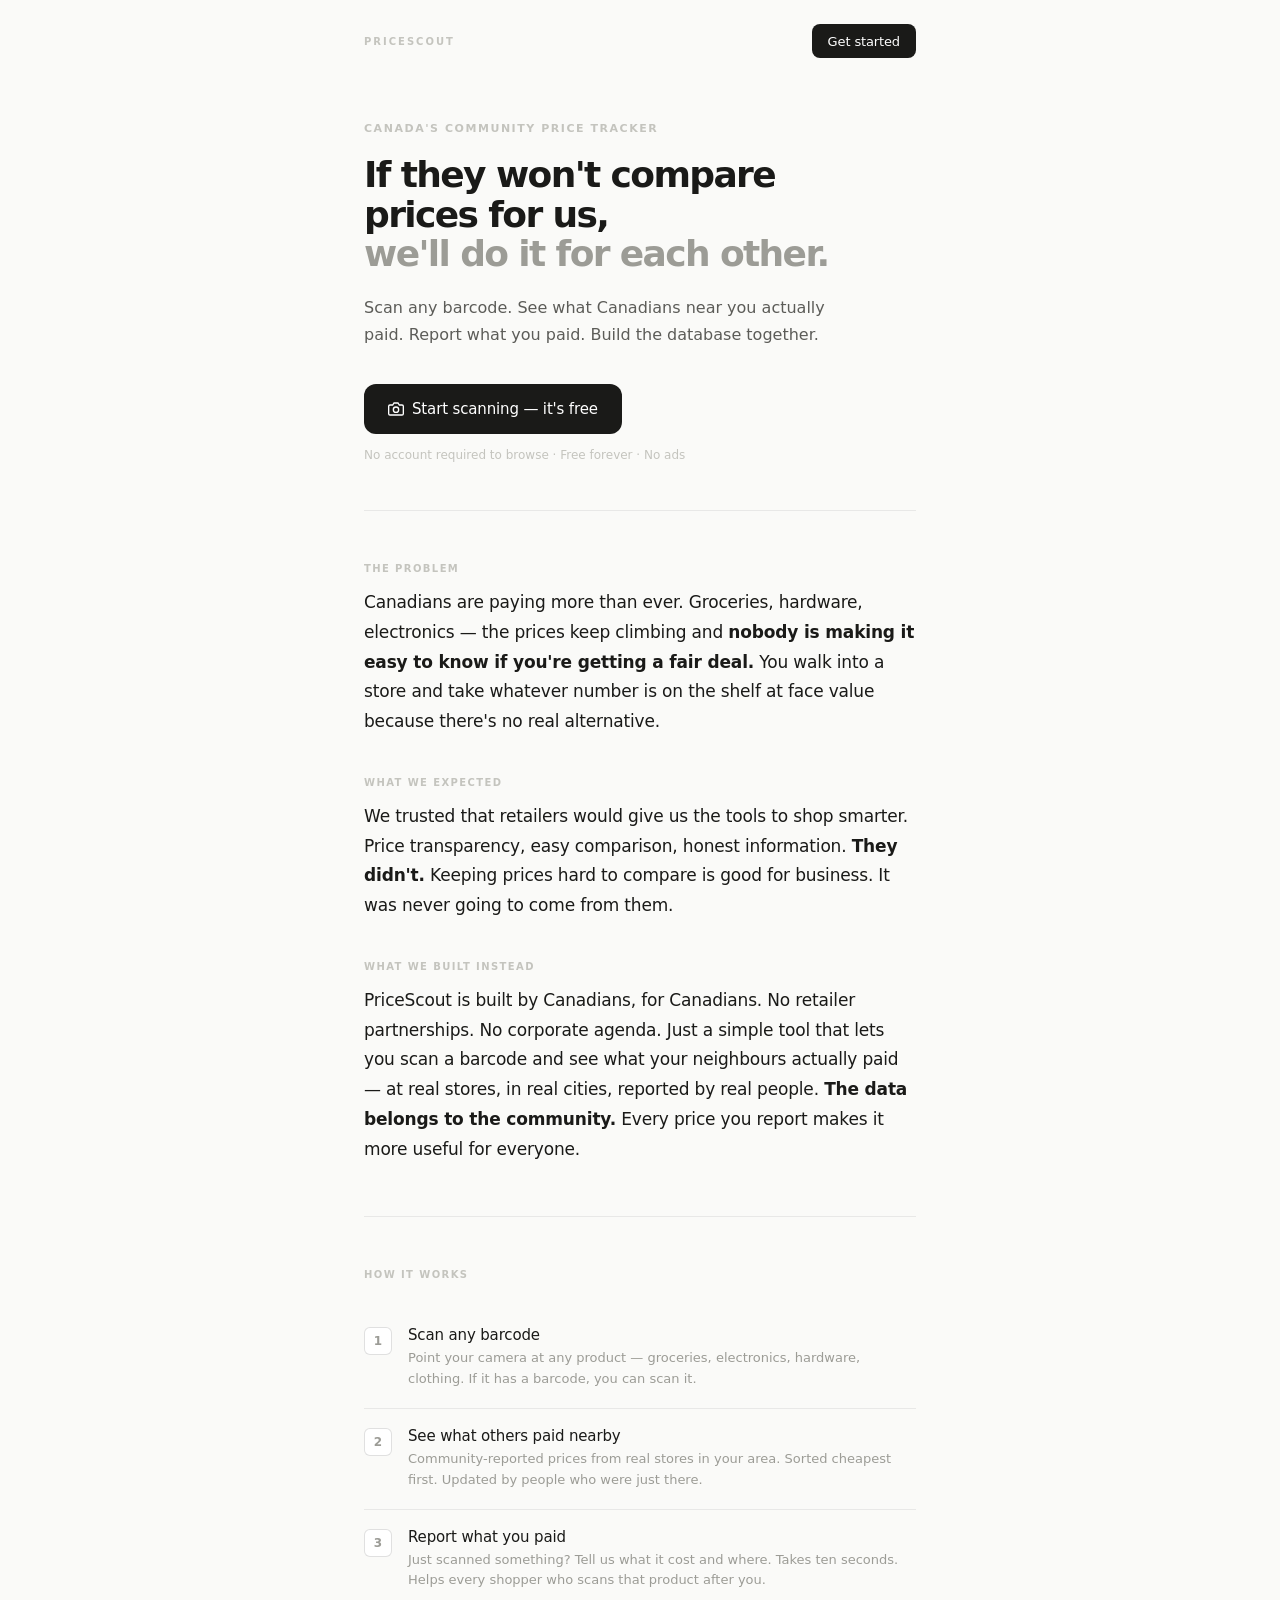
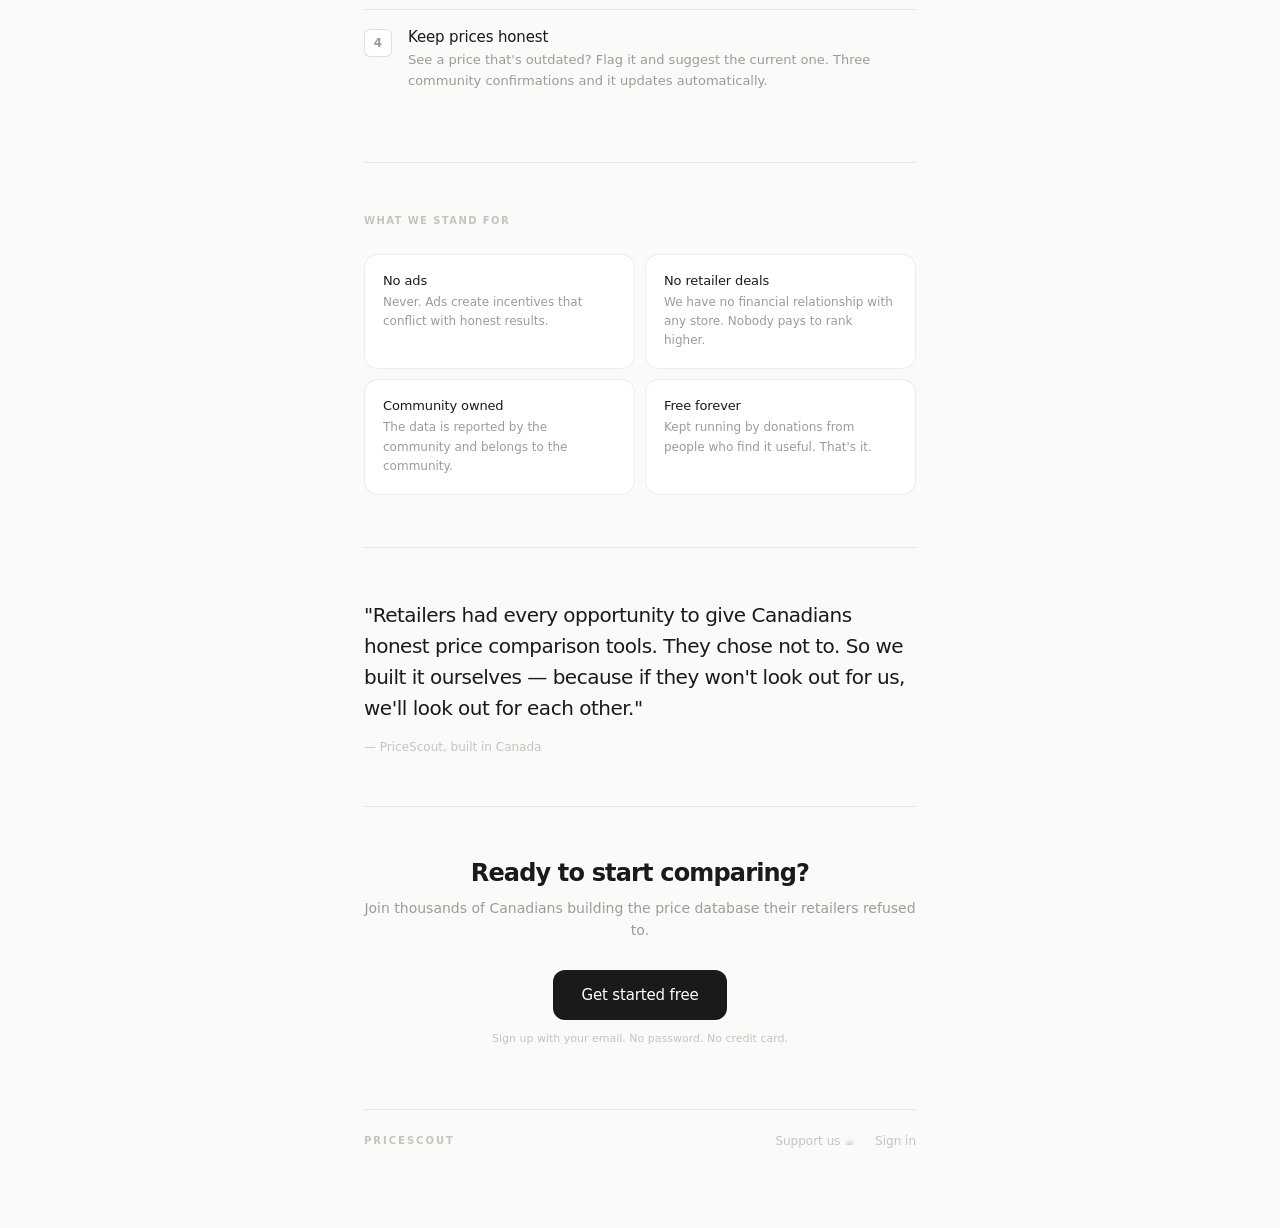
<file: landing.html>
<!DOCTYPE html>
<html lang="en">
<head>
  <meta charset="UTF-8" />
  <meta name="viewport" content="width=device-width, initial-scale=1.0" />
  <meta name="theme-color" content="#FAFAF8" />
  <meta name="description" content="Canada's community price comparison app. Scan any barcode, see what your neighbours paid nearby, and help build the database together. Free, forever." />
  <meta property="og:title" content="PriceScout — If they won't compare prices for us, we'll do it for each other." />
  <meta property="og:description" content="Community-reported Canadian prices. Scan any barcode, see what people near you actually paid." />
  <meta property="og:url" content="https://mypricescout.ca" />
  <title>PriceScout — Canada's Community Price Tracker</title>
  <style>
    *, *::before, *::after { box-sizing: border-box; margin: 0; padding: 0; }

    :root {
      --bg: #FAFAF8;
      --surface: #FFFFFF;
      --border: rgba(0,0,0,0.07);
      --border-mid: rgba(0,0,0,0.12);
      --ink: #1A1A18;
      --ink-2: #5C5C58;
      --ink-3: #9C9C96;
      --ink-4: #C4C4BE;
    }

    html { background: var(--bg); color: var(--ink); font-family: -apple-system, BlinkMacSystemFont, 'SF Pro Text', 'Segoe UI', system-ui, sans-serif; -webkit-font-smoothing: antialiased; }

    body { max-width: 600px; margin: 0 auto; padding: 0 24px 80px; }

    /* ── NAV ── */
    nav {
      display: flex;
      align-items: center;
      justify-content: space-between;
      padding: 24px 0 0;
    }

    .nav-logo {
      font-size: 10px;
      font-weight: 600;
      letter-spacing: 0.2em;
      color: var(--ink-4);
      text-transform: uppercase;
      text-decoration: none;
    }

    .nav-cta {
      height: 34px;
      padding: 0 16px;
      background: var(--ink);
      color: #fff;
      border: none;
      border-radius: 8px;
      font-size: 13px;
      font-weight: 500;
      cursor: pointer;
      text-decoration: none;
      display: flex;
      align-items: center;
      letter-spacing: -0.01em;
    }

    /* ── HERO ── */
    .hero {
      padding: 64px 0 48px;
      border-bottom: 0.5px solid var(--border);
    }

    .hero-eyebrow {
      font-size: 11px;
      font-weight: 600;
      letter-spacing: 0.14em;
      color: var(--ink-4);
      text-transform: uppercase;
      margin-bottom: 20px;
    }

    .hero-headline {
      font-size: 36px;
      font-weight: 600;
      color: var(--ink);
      letter-spacing: -0.045em;
      line-height: 1.1;
      margin-bottom: 20px;
    }

    .hero-headline em {
      font-style: normal;
      color: var(--ink-3);
    }

    .hero-sub {
      font-size: 16px;
      color: var(--ink-2);
      line-height: 1.7;
      margin-bottom: 36px;
      max-width: 480px;
    }

    .hero-cta {
      display: inline-flex;
      align-items: center;
      gap: 8px;
      height: 50px;
      padding: 0 24px;
      background: var(--ink);
      color: #fff;
      border-radius: 12px;
      font-size: 15px;
      font-weight: 500;
      text-decoration: none;
      letter-spacing: -0.01em;
      transition: opacity 0.15s;
    }

    .hero-cta:active { opacity: 0.75; }

    .hero-note {
      font-size: 12px;
      color: var(--ink-4);
      margin-top: 14px;
    }

    /* ── STORY ── */
    .story {
      padding: 52px 0;
      border-bottom: 0.5px solid var(--border);
    }

    .story-section {
      margin-bottom: 40px;
    }

    .story-section:last-child { margin-bottom: 0; }

    .story-label {
      font-size: 10px;
      font-weight: 600;
      letter-spacing: 0.14em;
      color: var(--ink-4);
      text-transform: uppercase;
      margin-bottom: 14px;
    }

    .story-text {
      font-size: 17px;
      color: var(--ink);
      line-height: 1.75;
      letter-spacing: -0.01em;
    }

    .story-text strong {
      font-weight: 600;
      color: var(--ink);
    }

    /* ── HOW IT WORKS ── */
    .how {
      padding: 52px 0;
      border-bottom: 0.5px solid var(--border);
    }

    .section-title {
      font-size: 10px;
      font-weight: 600;
      letter-spacing: 0.14em;
      color: var(--ink-4);
      text-transform: uppercase;
      margin-bottom: 28px;
    }

    .steps {
      display: flex;
      flex-direction: column;
      gap: 0;
    }

    .step {
      display: flex;
      gap: 16px;
      align-items: flex-start;
      padding: 18px 0;
      border-bottom: 0.5px solid var(--border);
    }

    .step:last-child { border-bottom: none; }

    .step-num {
      width: 28px;
      height: 28px;
      background: var(--surface);
      border: 0.5px solid var(--border-mid);
      border-radius: 6px;
      display: flex;
      align-items: center;
      justify-content: center;
      font-size: 12px;
      font-weight: 600;
      color: var(--ink-3);
      flex-shrink: 0;
      margin-top: 1px;
    }

    .step-title {
      font-size: 15px;
      font-weight: 500;
      color: var(--ink);
      margin-bottom: 4px;
      letter-spacing: -0.01em;
    }

    .step-body {
      font-size: 13px;
      color: var(--ink-3);
      line-height: 1.6;
    }

    /* ── VALUES ── */
    .values {
      padding: 52px 0;
      border-bottom: 0.5px solid var(--border);
    }

    .value-grid {
      display: grid;
      grid-template-columns: 1fr 1fr;
      gap: 10px;
    }

    .value-card {
      background: var(--surface);
      border: 0.5px solid var(--border);
      border-radius: 14px;
      padding: 18px;
    }

    .value-card-title {
      font-size: 13px;
      font-weight: 500;
      color: var(--ink);
      margin-bottom: 5px;
      letter-spacing: -0.01em;
    }

    .value-card-body {
      font-size: 12px;
      color: var(--ink-3);
      line-height: 1.6;
    }

    /* ── MANIFESTO ── */
    .manifesto {
      padding: 52px 0;
      border-bottom: 0.5px solid var(--border);
    }

    .manifesto-quote {
      font-size: 20px;
      font-weight: 500;
      color: var(--ink);
      line-height: 1.55;
      letter-spacing: -0.025em;
    }

    .manifesto-attr {
      font-size: 12px;
      color: var(--ink-4);
      margin-top: 16px;
    }

    /* ── CTA FOOTER ── */
    .cta-footer {
      padding: 52px 0 0;
      text-align: center;
    }

    .cta-footer-title {
      font-size: 24px;
      font-weight: 600;
      color: var(--ink);
      letter-spacing: -0.035em;
      margin-bottom: 10px;
    }

    .cta-footer-sub {
      font-size: 14px;
      color: var(--ink-3);
      margin-bottom: 28px;
      line-height: 1.6;
    }

    .cta-footer-btn {
      display: inline-flex;
      align-items: center;
      gap: 8px;
      height: 50px;
      padding: 0 28px;
      background: var(--ink);
      color: #fff;
      border-radius: 12px;
      font-size: 15px;
      font-weight: 500;
      text-decoration: none;
      letter-spacing: -0.01em;
    }

    .cta-footer-note {
      font-size: 11px;
      color: var(--ink-4);
      margin-top: 12px;
    }

    /* ── FOOTER ── */
    footer {
      margin-top: 64px;
      padding-top: 24px;
      border-top: 0.5px solid var(--border);
      display: flex;
      align-items: center;
      justify-content: space-between;
    }

    .footer-logo {
      font-size: 10px;
      font-weight: 600;
      letter-spacing: 0.2em;
      color: var(--ink-4);
      text-transform: uppercase;
    }

    .footer-links {
      display: flex;
      gap: 20px;
    }

    .footer-links a {
      font-size: 12px;
      color: var(--ink-4);
      text-decoration: none;
    }

    .footer-links a:hover { color: var(--ink-2); }

    @media (max-width: 420px) {
      .hero-headline { font-size: 30px; }
      .value-grid { grid-template-columns: 1fr; }
    }
  </style>
</head>
<body>

  <nav>
    <a href="/" class="nav-logo">PriceScout</a>
    <a href="/app" class="nav-cta">Get started</a>
  </nav>

  <!-- HERO -->
  <section class="hero">
    <div class="hero-eyebrow">Canada's community price tracker</div>
    <h1 class="hero-headline">If they won't compare<br>prices for us,<br><em>we'll do it for each other.</em></h1>
    <p class="hero-sub">Scan any barcode. See what Canadians near you actually paid. Report what you paid. Build the database together.</p>
    <a href="/app" class="hero-cta">
      <svg width="16" height="16" viewBox="0 0 24 24" fill="none" stroke="currentColor" stroke-width="2"><path d="M23 19a2 2 0 0 1-2 2H3a2 2 0 0 1-2-2V8a2 2 0 0 1 2-2h4l2-3h6l2 3h4a2 2 0 0 1 2 2z"/><circle cx="12" cy="13" r="4"/></svg>
      Start scanning — it's free
    </a>
    <div class="hero-note">No account required to browse · Free forever · No ads</div>
  </section>

  <!-- STORY -->
  <section class="story">
    <div class="story-section">
      <div class="story-label">The problem</div>
      <p class="story-text">Canadians are paying more than ever. Groceries, hardware, electronics — the prices keep climbing and <strong>nobody is making it easy to know if you're getting a fair deal.</strong> You walk into a store and take whatever number is on the shelf at face value because there's no real alternative.</p>
    </div>

    <div class="story-section">
      <div class="story-label">What we expected</div>
      <p class="story-text">We trusted that retailers would give us the tools to shop smarter. Price transparency, easy comparison, honest information. <strong>They didn't.</strong> Keeping prices hard to compare is good for business. It was never going to come from them.</p>
    </div>

    <div class="story-section">
      <div class="story-label">What we built instead</div>
      <p class="story-text">PriceScout is built by Canadians, for Canadians. No retailer partnerships. No corporate agenda. Just a simple tool that lets you scan a barcode and see what your neighbours actually paid — at real stores, in real cities, reported by real people. <strong>The data belongs to the community.</strong> Every price you report makes it more useful for everyone.</p>
    </div>
  </section>

  <!-- HOW IT WORKS -->
  <section class="how">
    <div class="section-title">How it works</div>
    <div class="steps">
      <div class="step">
        <div class="step-num">1</div>
        <div>
          <div class="step-title">Scan any barcode</div>
          <div class="step-body">Point your camera at any product — groceries, electronics, hardware, clothing. If it has a barcode, you can scan it.</div>
        </div>
      </div>
      <div class="step">
        <div class="step-num">2</div>
        <div>
          <div class="step-title">See what others paid nearby</div>
          <div class="step-body">Community-reported prices from real stores in your area. Sorted cheapest first. Updated by people who were just there.</div>
        </div>
      </div>
      <div class="step">
        <div class="step-num">3</div>
        <div>
          <div class="step-title">Report what you paid</div>
          <div class="step-body">Just scanned something? Tell us what it cost and where. Takes ten seconds. Helps every shopper who scans that product after you.</div>
        </div>
      </div>
      <div class="step">
        <div class="step-num">4</div>
        <div>
          <div class="step-title">Keep prices honest</div>
          <div class="step-body">See a price that's outdated? Flag it and suggest the current one. Three community confirmations and it updates automatically.</div>
        </div>
      </div>
    </div>
  </section>

  <!-- VALUES -->
  <section class="values">
    <div class="section-title">What we stand for</div>
    <div class="value-grid">
      <div class="value-card">
        <div class="value-card-title">No ads</div>
        <div class="value-card-body">Never. Ads create incentives that conflict with honest results.</div>
      </div>
      <div class="value-card">
        <div class="value-card-title">No retailer deals</div>
        <div class="value-card-body">We have no financial relationship with any store. Nobody pays to rank higher.</div>
      </div>
      <div class="value-card">
        <div class="value-card-title">Community owned</div>
        <div class="value-card-body">The data is reported by the community and belongs to the community.</div>
      </div>
      <div class="value-card">
        <div class="value-card-title">Free forever</div>
        <div class="value-card-body">Kept running by donations from people who find it useful. That's it.</div>
      </div>
    </div>
  </section>

  <!-- MANIFESTO -->
  <section class="manifesto">
    <p class="manifesto-quote">"Retailers had every opportunity to give Canadians honest price comparison tools. They chose not to. So we built it ourselves — because if they won't look out for us, we'll look out for each other."</p>
    <div class="manifesto-attr">— PriceScout, built in Canada</div>
  </section>

  <!-- CTA FOOTER -->
  <section class="cta-footer">
    <div class="cta-footer-title">Ready to start comparing?</div>
    <div class="cta-footer-sub">Join thousands of Canadians building the price database their retailers refused to.</div>
    <a href="/app" class="cta-footer-btn">
      Get started free
    </a>
    <div class="cta-footer-note">Sign up with your email. No password. No credit card.</div>
  </section>

  <footer>
    <div class="footer-logo">PriceScout</div>
    <div class="footer-links">
      <a href="https://buymeacoffee.com/mypricescout" target="_blank" rel="noopener">Support us ☕</a>
      <a href="/app">Sign in</a>
    </div>
  </footer>

</body>
</html>
</file>
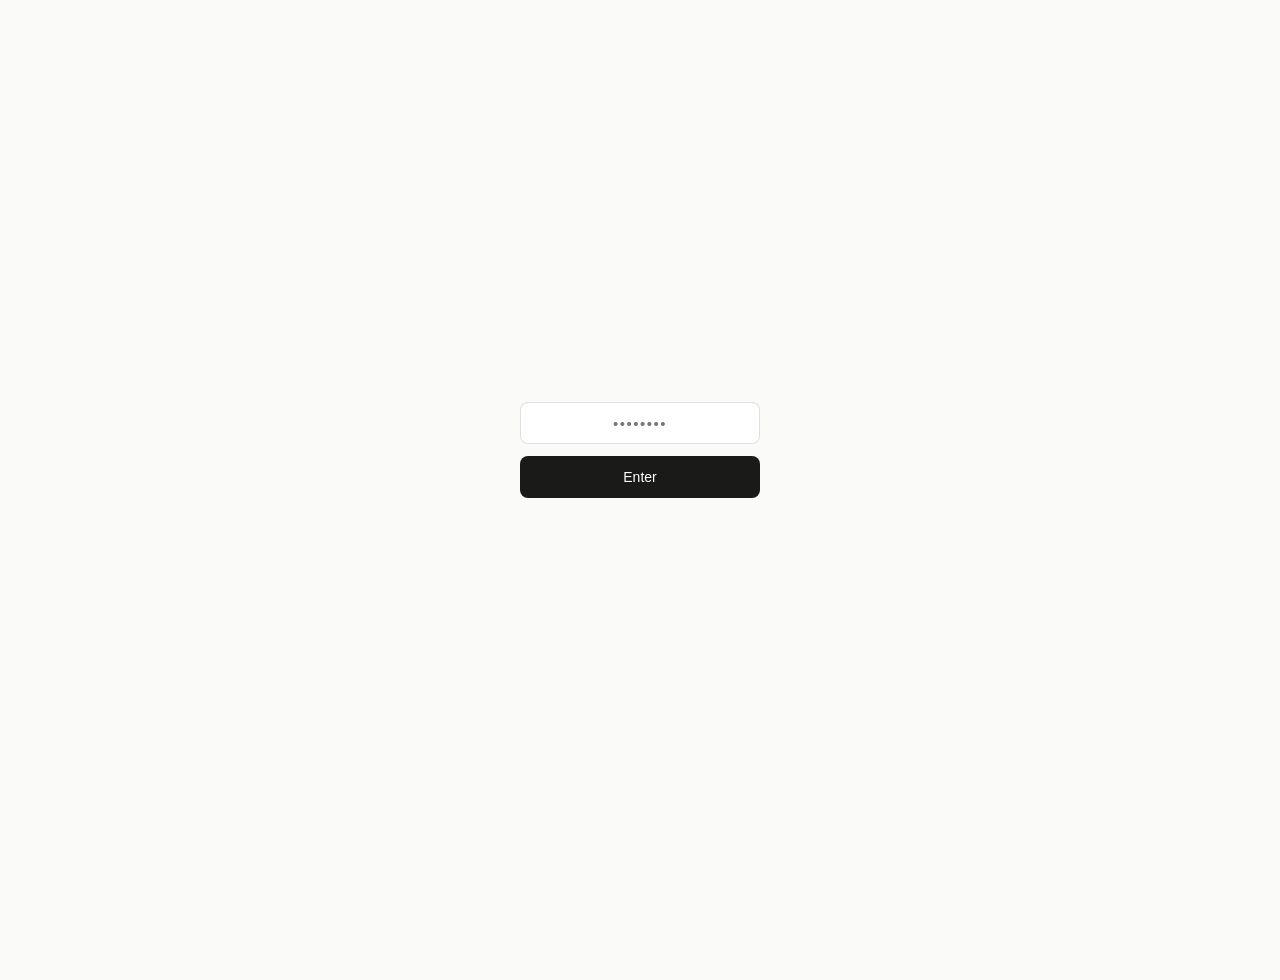
<file: status.html>
<!DOCTYPE html>
<html lang="en">
<head>
  <meta charset="UTF-8" />
  <meta name="viewport" content="width=device-width, initial-scale=1.0" />
  <meta name="robots" content="noindex, nofollow" />
  <title>System Status</title>
  <style>
    *, *::before, *::after { box-sizing: border-box; margin: 0; padding: 0; }

    :root {
      --bg: #FAFAF8;
      --surface: #FFFFFF;
      --border: rgba(0,0,0,0.07);
      --border-mid: rgba(0,0,0,0.12);
      --ink: #1A1A18;
      --ink-2: #5C5C58;
      --ink-3: #9C9C96;
      --ink-4: #C4C4BE;
      --green: #3B6D11;
      --green-bg: #EAF3DE;
      --amber: #854F0B;
      --amber-bg: #FAEEDA;
      --red: #A32D2D;
      --red-bg: #FCEBEB;
    }

    html, body {
      background: var(--bg);
      color: var(--ink);
      font-family: -apple-system, BlinkMacSystemFont, 'SF Pro Text', 'Segoe UI', system-ui, sans-serif;
      -webkit-font-smoothing: antialiased;
      font-size: 14px;
      line-height: 1.5;
    }

    body { max-width: 720px; margin: 0 auto; padding: 0 24px 80px; }

    /* ── AUTH ── */
    #auth-screen {
      min-height: 100vh;
      display: flex;
      flex-direction: column;
      align-items: center;
      justify-content: center;
      gap: 12px;
    }

    #auth-screen input {
      width: 240px;
      height: 42px;
      background: var(--surface);
      border: 0.5px solid var(--border-mid);
      border-radius: 8px;
      padding: 0 14px;
      font-size: 15px;
      color: var(--ink);
      outline: none;
      text-align: center;
      letter-spacing: 0.1em;
    }

    #auth-screen button {
      width: 240px;
      height: 42px;
      background: var(--ink);
      color: #fff;
      border: none;
      border-radius: 8px;
      font-size: 14px;
      font-weight: 500;
      cursor: pointer;
    }

    #auth-error {
      font-size: 12px;
      color: var(--red);
      display: none;
    }

    /* ── DASHBOARD ── */
    #dashboard { display: none; padding-top: 40px; }

    .page-header {
      display: flex;
      align-items: center;
      justify-content: space-between;
      margin-bottom: 32px;
      padding-bottom: 16px;
      border-bottom: 0.5px solid var(--border);
    }

    .page-title {
      font-size: 10px;
      font-weight: 600;
      letter-spacing: 0.2em;
      color: var(--ink-4);
      text-transform: uppercase;
    }

    .last-updated {
      font-size: 11px;
      color: var(--ink-4);
    }

    /* ── STAT GRID ── */
    .stat-grid {
      display: grid;
      grid-template-columns: repeat(4, 1fr);
      gap: 10px;
      margin-bottom: 32px;
    }

    .stat-card {
      background: var(--surface);
      border: 0.5px solid var(--border);
      border-radius: 12px;
      padding: 16px;
    }

    .stat-label {
      font-size: 10px;
      font-weight: 600;
      letter-spacing: 0.08em;
      color: var(--ink-4);
      text-transform: uppercase;
      margin-bottom: 8px;
    }

    .stat-value {
      font-size: 26px;
      font-weight: 600;
      color: var(--ink);
      letter-spacing: -0.04em;
      line-height: 1;
    }

    .stat-sub {
      font-size: 11px;
      color: var(--ink-3);
      margin-top: 5px;
    }

    /* ── SECTIONS ── */
    .section {
      margin-bottom: 32px;
    }

    .section-title {
      font-size: 10px;
      font-weight: 600;
      letter-spacing: 0.1em;
      color: var(--ink-4);
      text-transform: uppercase;
      margin-bottom: 12px;
    }

    /* ── TABLE ── */
    .data-table {
      width: 100%;
      background: var(--surface);
      border: 0.5px solid var(--border);
      border-radius: 12px;
      overflow: hidden;
    }

    .data-row {
      display: flex;
      align-items: center;
      padding: 11px 16px;
      border-bottom: 0.5px solid var(--border);
      gap: 12px;
    }

    .data-row:last-child { border-bottom: none; }

    .data-main {
      flex: 1;
      font-size: 13px;
      color: var(--ink);
      white-space: nowrap;
      overflow: hidden;
      text-overflow: ellipsis;
    }

    .data-sub {
      font-size: 11px;
      color: var(--ink-3);
      margin-top: 1px;
    }

    .data-count {
      font-size: 13px;
      font-weight: 600;
      color: var(--ink-2);
      font-variant-numeric: tabular-nums;
      flex-shrink: 0;
    }

    .data-badge {
      font-size: 10px;
      font-weight: 700;
      padding: 2px 8px;
      border-radius: 20px;
      flex-shrink: 0;
      letter-spacing: 0.04em;
    }

    .badge-amber { background: var(--amber-bg); color: var(--amber); }
    .badge-red { background: var(--red-bg); color: var(--red); }
    .badge-green { background: var(--green-bg); color: var(--green); }

    /* ── TWO COL ── */
    .two-col {
      display: grid;
      grid-template-columns: 1fr 1fr;
      gap: 10px;
    }

    .empty-row {
      padding: 24px 16px;
      text-align: center;
      font-size: 12px;
      color: var(--ink-4);
    }

    @media (max-width: 500px) {
      .stat-grid { grid-template-columns: repeat(2, 1fr); }
      .two-col { grid-template-columns: 1fr; }
    }
  </style>
</head>
<body>

  <!-- AUTH -->
  <div id="auth-screen">
    <input type="password" id="passwordInput" placeholder="••••••••" autocomplete="current-password" />
    <button id="authBtn">Enter</button>
    <div id="auth-error">Incorrect password</div>
  </div>

  <!-- DASHBOARD -->
  <div id="dashboard">
    <div class="page-header">
      <div class="page-title">PRICESCOUT · STATUS</div>
      <div class="last-updated" id="lastUpdated"></div>
    </div>

    <!-- STATS -->
    <div class="stat-grid">
      <div class="stat-card">
        <div class="stat-label">Total users</div>
        <div class="stat-value" id="statUsers">—</div>
        <div class="stat-sub" id="statUsersRecent"></div>
      </div>
      <div class="stat-card">
        <div class="stat-label">Total reports</div>
        <div class="stat-value" id="statReports">—</div>
        <div class="stat-sub" id="statReportsSub"></div>
      </div>
      <div class="stat-card">
        <div class="stat-label">This week</div>
        <div class="stat-value" id="statWeek">—</div>
        <div class="stat-sub">price reports</div>
      </div>
      <div class="stat-card">
        <div class="stat-label">Cached products</div>
        <div class="stat-value" id="statProducts">—</div>
        <div class="stat-sub">in database</div>
      </div>
    </div>

    <div class="two-col">

      <!-- TOP PRODUCTS -->
      <div class="section">
        <div class="section-title">Most scanned products</div>
        <div class="data-table" id="topProducts">
          <div class="empty-row">Loading...</div>
        </div>
      </div>

      <!-- TOP CITIES -->
      <div class="section">
        <div class="section-title">Most active cities</div>
        <div class="data-table" id="topCities">
          <div class="empty-row">Loading...</div>
        </div>
      </div>

    </div>

    <!-- FLAGGED -->
    <div class="section">
      <div class="section-title">Flagged reports (2+ flags)</div>
      <div class="data-table" id="flaggedReports">
        <div class="empty-row">Loading...</div>
      </div>
    </div>

    <!-- RECENT USERS -->
    <div class="section">
      <div class="section-title">Recent signups</div>
      <div class="data-table" id="recentUsers">
        <div class="empty-row">Loading...</div>
      </div>
    </div>

  </div>

  <script>
    let adminPassword = '';

    function timeAgo(dateStr) {
      const diff = Date.now() - new Date(dateStr).getTime();
      const mins = Math.floor(diff / 60000);
      const hours = Math.floor(diff / 3600000);
      const days = Math.floor(diff / 86400000);
      if (mins < 60) return `${mins}m ago`;
      if (hours < 24) return `${hours}h ago`;
      if (days === 1) return 'Yesterday';
      if (days < 30) return `${days}d ago`;
      return `${Math.floor(days / 30)}mo ago`;
    }

    async function loadDashboard() {
      try {
        const res = await fetch('/.netlify/functions/admin-stats', {
          headers: { 'x-admin-password': adminPassword }
        });

        if (res.status === 401) {
          document.getElementById('auth-error').style.display = 'block';
          document.getElementById('auth-screen').style.display = 'flex';
          document.getElementById('dashboard').style.display = 'none';
          return;
        }

        const data = await res.json();

        document.getElementById('auth-screen').style.display = 'none';
        document.getElementById('dashboard').style.display = 'block';
        document.getElementById('lastUpdated').textContent = `Updated ${new Date().toLocaleTimeString()}`;

        // Stats
        document.getElementById('statUsers').textContent = data.users.total.toLocaleString();
        document.getElementById('statUsersRecent').textContent = `${data.users.recent.length} recent`;
        document.getElementById('statReports').textContent = data.reports.total.toLocaleString();
        document.getElementById('statReportsSub').textContent = `${data.reports.month.toLocaleString()} this month`;
        document.getElementById('statWeek').textContent = data.reports.week.toLocaleString();
        document.getElementById('statProducts').textContent = data.products.cached.toLocaleString();

        // Top products
        const topProductsEl = document.getElementById('topProducts');
        if (data.products.top.length === 0) {
          topProductsEl.innerHTML = '<div class="empty-row">No data yet</div>';
        } else {
          topProductsEl.innerHTML = data.products.top.map(p => `
            <div class="data-row">
              <div class="data-main">
                ${p.name}
                <div class="data-sub">${p.barcode}</div>
              </div>
              <div class="data-count">${p.count}</div>
            </div>`).join('');
        }

        // Top cities
        const topCitiesEl = document.getElementById('topCities');
        if (data.cities.length === 0) {
          topCitiesEl.innerHTML = '<div class="empty-row">No data yet</div>';
        } else {
          topCitiesEl.innerHTML = data.cities.map(c => `
            <div class="data-row">
              <div class="data-main">${c.city}</div>
              <div class="data-count">${c.count}</div>
            </div>`).join('');
        }

        // Flagged reports
        const flaggedEl = document.getElementById('flaggedReports');
        if (data.flagged.length === 0) {
          flaggedEl.innerHTML = '<div class="empty-row">No flagged reports</div>';
        } else {
          flaggedEl.innerHTML = data.flagged.map(r => `
            <div class="data-row">
              <div class="data-main">
                ${r.product_name || 'Unknown product'}
                <div class="data-sub">${r.store_name} · ${r.city || '—'} · $${parseFloat(r.price).toFixed(2)} · ${timeAgo(r.created_at)}</div>
              </div>
              <div class="data-badge ${r.flags >= 3 ? 'badge-red' : 'badge-amber'}">${r.flags} flag${r.flags !== 1 ? 's' : ''}</div>
            </div>`).join('');
        }

        // Recent users
        const recentUsersEl = document.getElementById('recentUsers');
        if (data.users.recent.length === 0) {
          recentUsersEl.innerHTML = '<div class="empty-row">No users yet</div>';
        } else {
          recentUsersEl.innerHTML = data.users.recent.map(u => `
            <div class="data-row">
              <div class="data-main">${u.email}</div>
              <div class="data-count" style="font-weight:400;color:var(--ink-3)">${timeAgo(u.created_at)}</div>
            </div>`).join('');
        }

      } catch (err) {
        alert('Error loading data: ' + err.message);
      }
    }

    document.getElementById('authBtn').addEventListener('click', () => {
      adminPassword = document.getElementById('passwordInput').value;
      if (!adminPassword) return;
      loadDashboard();
    });

    document.getElementById('passwordInput').addEventListener('keydown', (e) => {
      if (e.key === 'Enter') document.getElementById('authBtn').click();
    });
  </script>

</body>
</html>
</file>
<file: css/style.css>
*, *::before, *::after {
  box-sizing: border-box;
  margin: 0;
  padding: 0;
  -webkit-tap-highlight-color: transparent;
}

:root {
  --bg: #FAFAF8;
  --surface: #FFFFFF;
  --surface-2: #F4F3F0;
  --surface-3: #EBEBЕ8;
  --border: rgba(0,0,0,0.07);
  --border-mid: rgba(0,0,0,0.12);
  --border-strong: rgba(0,0,0,0.18);
  --ink: #1A1A18;
  --ink-2: #5C5C58;
  --ink-3: #9C9C96;
  --ink-4: #C4C4BE;
  --accent: #1A1A18;
  --green: #3B6D11;
  --green-bg: #EAF3DE;
  --amber: #854F0B;
  --amber-bg: #FAEEDA;
  --radius-xs: 6px;
  --radius-sm: 8px;
  --radius-md: 12px;
  --radius-lg: 16px;
  --radius-xl: 22px;
  --safe-top: env(safe-area-inset-top, 0px);
  --safe-bottom: env(safe-area-inset-bottom, 0px);
}

html, body {
  height: 100%;
  background: var(--bg);
  color: var(--ink);
  font-family: -apple-system, BlinkMacSystemFont, 'SF Pro Text', 'Segoe UI', system-ui, sans-serif;
  overflow: hidden;
  -webkit-font-smoothing: antialiased;
  font-size: 15px;
  line-height: 1.5;
}

.screen {
  position: fixed;
  inset: 0;
  display: none;
  flex-direction: column;
  background: var(--bg);
  overflow-y: auto;
  overflow-x: hidden;
  padding-top: var(--safe-top);
  padding-bottom: var(--safe-bottom);
}

.screen.active { display: flex; }

.screen-inner {
  display: flex;
  flex-direction: column;
  min-height: 100%;
  padding: 0 20px 48px;
}

/* ── AUTH SCREENS ── */

.auth-screen {
  padding: 0 28px 48px;
  justify-content: center;
  min-height: 100%;
}

.auth-logo {
  font-size: 10px;
  font-weight: 600;
  letter-spacing: 0.2em;
  color: var(--ink-4);
  text-transform: uppercase;
  margin-bottom: 48px;
  padding-top: 56px;
}

.auth-hero {
  font-size: 28px;
  font-weight: 600;
  color: var(--ink);
  letter-spacing: -0.04em;
  line-height: 1.15;
  margin-bottom: 10px;
}

.auth-sub {
  font-size: 14px;
  color: var(--ink-2);
  line-height: 1.65;
  margin-bottom: 40px;
}

.auth-form {
  display: flex;
  flex-direction: column;
  gap: 10px;
}

.auth-footer {
  font-size: 12px;
  color: var(--ink-4);
  text-align: center;
  margin-top: 18px;
  line-height: 1.6;
}

/* ── SCAN SCREEN ── */

.app-header {
  padding: 20px 20px 0;
  display: flex;
  align-items: center;
  justify-content: center;
  position: relative;
}

.wordmark {
  font-size: 10px;
  font-weight: 600;
  letter-spacing: 0.2em;
  color: var(--ink-4);
  text-transform: uppercase;
}

.btn-account {
  position: absolute;
  right: 20px;
  width: 34px;
  height: 34px;
  background: var(--surface);
  border: 0.5px solid var(--border-mid);
  border-radius: 50%;
  display: flex;
  align-items: center;
  justify-content: center;
  cursor: pointer;
  color: var(--ink-2);
  transition: background 0.15s;
}

.btn-account:active { background: var(--surface-2); }

.scan-area {
  flex: 1;
  display: flex;
  flex-direction: column;
  align-items: center;
  padding: 20px 20px 36px;
  gap: 22px;
}

.hero-label {
  font-size: 24px;
  font-weight: 600;
  color: var(--ink);
  text-align: center;
  letter-spacing: -0.035em;
  line-height: 1.2;
}

.hero-sub {
  font-size: 13px;
  color: var(--ink-3);
  text-align: center;
  margin-top: 7px;
  letter-spacing: 0.01em;
}

.scanner-frame {
  position: relative;
  width: 100%;
  max-width: 280px;
  aspect-ratio: 1 / 1;
  background: var(--surface);
  border-radius: var(--radius-xl);
  overflow: hidden;
  border: 0.5px solid var(--border-mid);
}

#cameraFeed {
  width: 100%;
  height: 100%;
  object-fit: cover;
  display: none;
}

#cameraFeed.active { display: block; }

.scanner-overlay {
  position: absolute;
  inset: 0;
  pointer-events: none;
}

.corner { position: absolute; width: 20px; height: 20px; }
.corner.tl { top: 18px; left: 18px; border-top: 1.5px solid var(--ink); border-left: 1.5px solid var(--ink); border-radius: 2px 0 0 0; }
.corner.tr { top: 18px; right: 18px; border-top: 1.5px solid var(--ink); border-right: 1.5px solid var(--ink); border-radius: 0 2px 0 0; }
.corner.bl { bottom: 18px; left: 18px; border-bottom: 1.5px solid var(--ink); border-left: 1.5px solid var(--ink); border-radius: 0 0 0 2px; }
.corner.br { bottom: 18px; right: 18px; border-bottom: 1.5px solid var(--ink); border-right: 1.5px solid var(--ink); border-radius: 0 0 2px 0; }

.scan-line {
  position: absolute;
  left: 22px;
  right: 22px;
  height: 1px;
  background: var(--ink);
  animation: scanMove 2.2s ease-in-out infinite;
  opacity: 0.15;
}

@keyframes scanMove {
  0%   { top: 22px; opacity: 0; }
  8%   { opacity: 0.15; }
  92%  { opacity: 0.15; }
  100% { top: calc(100% - 22px); opacity: 0; }
}

.scanner-idle {
  position: absolute;
  inset: 0;
  display: flex;
  flex-direction: column;
  align-items: center;
  justify-content: center;
  gap: 10px;
}

.scanner-idle svg { opacity: 0.12; }
.scanner-idle-text { font-size: 11px; color: var(--ink-4); letter-spacing: 0.06em; text-transform: uppercase; }

.scan-actions {
  width: 100%;
  max-width: 280px;
  display: flex;
  flex-direction: column;
  gap: 9px;
}

/* ── BUTTONS ── */

.btn-primary {
  width: 100%;
  height: 48px;
  background: var(--ink);
  color: #fff;
  border: none;
  border-radius: var(--radius-md);
  font-size: 14px;
  font-weight: 500;
  cursor: pointer;
  display: flex;
  align-items: center;
  justify-content: center;
  gap: 8px;
  transition: opacity 0.15s, transform 0.1s;
  letter-spacing: -0.01em;
}

.btn-primary:active { opacity: 0.75; transform: scale(0.98); }

.btn-secondary {
  height: 46px;
  padding: 0 16px;
  background: var(--surface);
  border: 0.5px solid var(--border-mid);
  border-radius: var(--radius-md);
  color: var(--ink);
  font-size: 14px;
  font-weight: 500;
  cursor: pointer;
  white-space: nowrap;
  transition: background 0.15s;
}

.btn-secondary:active { background: var(--surface-2); }

.btn-submit {
  width: 100%;
  height: 50px;
  background: var(--ink);
  color: #fff;
  border: none;
  border-radius: var(--radius-md);
  font-size: 15px;
  font-weight: 500;
  cursor: pointer;
  transition: opacity 0.15s, transform 0.1s;
  letter-spacing: -0.01em;
}

.btn-submit:active { opacity: 0.75; transform: scale(0.98); }
.btn-submit:disabled { opacity: 0.35; }

.btn-ghost {
  width: 100%;
  height: 44px;
  background: none;
  border: none;
  color: var(--ink-3);
  font-size: 14px;
  font-weight: 400;
  cursor: pointer;
}

.btn-ghost:active { opacity: 0.6; }

.btn-back {
  display: inline-flex;
  align-items: center;
  gap: 3px;
  background: none;
  border: none;
  color: var(--ink-3);
  font-size: 13px;
  font-weight: 400;
  cursor: pointer;
  padding: 18px 0 14px;
  letter-spacing: 0.01em;
}

.btn-detect {
  height: 46px;
  padding: 0 14px;
  background: var(--surface);
  border: 0.5px solid var(--border-mid);
  border-radius: var(--radius-md);
  color: var(--ink-2);
  font-size: 13px;
  font-weight: 500;
  cursor: pointer;
  display: flex;
  align-items: center;
  gap: 5px;
  white-space: nowrap;
}

.btn-detect:active { background: var(--surface-2); }

/* ── DIVIDER ── */

.divider-row {
  display: flex;
  align-items: center;
  gap: 10px;
  padding: 2px 0;
}

.divider-row::before, .divider-row::after {
  content: '';
  flex: 1;
  height: 0.5px;
  background: var(--border-mid);
}

.divider-text { font-size: 11px; color: var(--ink-4); letter-spacing: 0.04em; }

/* ── INPUTS ── */

.manual-entry { display: flex; gap: 8px; }

.manual-entry input {
  flex: 1;
  height: 46px;
  background: var(--surface);
  border: 0.5px solid var(--border-mid);
  border-radius: var(--radius-md);
  color: var(--ink);
  font-size: 14px;
  padding: 0 14px;
  outline: none;
  transition: border-color 0.15s;
  font-family: 'SF Mono', 'Fira Code', monospace;
  letter-spacing: 0.03em;
}

.manual-entry input::placeholder {
  color: var(--ink-4);
  font-family: -apple-system, system-ui, sans-serif;
  font-size: 13px;
  letter-spacing: 0;
}

.manual-entry input:focus { border-color: var(--border-strong); }

.form-group { display: flex; flex-direction: column; gap: 7px; }

.form-label {
  font-size: 10px;
  font-weight: 600;
  letter-spacing: 0.1em;
  color: var(--ink-4);
  text-transform: uppercase;
}

.form-group input {
  height: 46px;
  background: var(--surface);
  border: 0.5px solid var(--border-mid);
  border-radius: var(--radius-md);
  color: var(--ink);
  font-size: 15px;
  padding: 0 14px;
  outline: none;
  transition: border-color 0.15s;
  width: 100%;
}

.form-group input::placeholder { color: var(--ink-4); font-size: 14px; }
.form-group input:focus { border-color: var(--border-strong); }

.price-input-wrap { position: relative; display: flex; align-items: center; }

.price-symbol {
  position: absolute;
  left: 14px;
  font-size: 16px;
  font-weight: 500;
  color: var(--ink-3);
  pointer-events: none;
}

.price-input-wrap input {
  padding-left: 28px !important;
  font-size: 22px !important;
  font-weight: 600 !important;
  letter-spacing: -0.02em;
}

.city-row { display: flex; gap: 8px; }
.city-row input { flex: 1; }

/* ── RESULTS SCREEN ── */

.results-header {
  display: flex;
  justify-content: space-between;
  align-items: center;
}

.btn-new-scan {
  height: 30px;
  padding: 0 12px;
  background: var(--surface);
  border: 0.5px solid var(--border-mid);
  border-radius: var(--radius-xs);
  color: var(--ink-3);
  font-size: 12px;
  font-weight: 400;
  cursor: pointer;
  margin-top: 18px;
  letter-spacing: 0.01em;
}

.results-product {
  margin: 12px 0 18px;
  padding-bottom: 18px;
  border-bottom: 0.5px solid var(--border);
}

.results-product-name {
  font-size: 19px;
  font-weight: 600;
  line-height: 1.2;
  color: var(--ink);
  letter-spacing: -0.03em;
}

.results-meta {
  font-size: 12px;
  color: var(--ink-3);
  margin-top: 4px;
  letter-spacing: 0.01em;
}

.location-bar {
  display: flex;
  align-items: center;
  justify-content: space-between;
  margin-bottom: 14px;
  gap: 10px;
}

.location-bar-inner {
  display: flex;
  align-items: center;
  gap: 5px;
  font-size: 12px;
  color: var(--ink-3);
  flex: 1;
  min-width: 0;
  white-space: nowrap;
  overflow: hidden;
  text-overflow: ellipsis;
}

.radius-pills { display: flex; gap: 4px; flex-shrink: 0; }

.radius-pill {
  height: 26px;
  padding: 0 9px;
  background: var(--surface);
  border: 0.5px solid var(--border-mid);
  border-radius: 20px;
  color: var(--ink-3);
  font-size: 11px;
  font-weight: 500;
  cursor: pointer;
  transition: all 0.15s;
}

.radius-pill.active {
  background: var(--ink);
  border-color: var(--ink);
  color: #fff;
}

.btn-report {
  width: 100%;
  height: 42px;
  background: var(--surface);
  border: 0.5px solid var(--border-mid);
  border-radius: var(--radius-md);
  color: var(--ink-2);
  font-size: 13px;
  font-weight: 500;
  cursor: pointer;
  display: flex;
  align-items: center;
  justify-content: center;
  gap: 6px;
  margin-bottom: 16px;
  transition: background 0.15s;
  letter-spacing: 0.01em;
}

.btn-report:active { background: var(--surface-2); }

/* ── RESULT CARDS ── */

.results-count {
  font-size: 10px;
  font-weight: 600;
  letter-spacing: 0.1em;
  color: var(--ink-4);
  margin-bottom: 10px;
  text-transform: uppercase;
}

.loading-state {
  display: flex;
  flex-direction: column;
  align-items: center;
  gap: 14px;
  padding: 64px 20px;
}

.spinner {
  width: 22px;
  height: 22px;
  border: 1.5px solid var(--border-mid);
  border-top-color: var(--ink);
  border-radius: 50%;
  animation: spin 0.65s linear infinite;
}

@keyframes spin { to { transform: rotate(360deg); } }
.loading-text { font-size: 13px; color: var(--ink-3); }

.result-card {
  background: var(--surface);
  border: 0.5px solid var(--border);
  border-radius: var(--radius-lg);
  padding: 14px 16px;
  margin-bottom: 8px;
  display: flex;
  align-items: center;
  gap: 12px;
  position: relative;
  transition: border-color 0.15s;
}

.result-card.best-price { border-color: var(--border-strong); }

.best-badge {
  position: absolute;
  top: -1px;
  right: 14px;
  background: var(--ink);
  color: #fff;
  font-size: 9px;
  font-weight: 600;
  letter-spacing: 0.08em;
  padding: 3px 8px;
  border-radius: 0 0 6px 6px;
  text-transform: uppercase;
}

.result-store-initial {
  width: 38px;
  height: 38px;
  border-radius: var(--radius-sm);
  background: var(--surface-2);
  border: 0.5px solid var(--border);
  display: flex;
  align-items: center;
  justify-content: center;
  font-size: 14px;
  font-weight: 600;
  color: var(--ink-2);
  flex-shrink: 0;
}

.result-info { flex: 1; min-width: 0; }

.result-store {
  font-size: 14px;
  font-weight: 500;
  color: var(--ink);
  white-space: nowrap;
  overflow: hidden;
  text-overflow: ellipsis;
}

.result-location {
  font-size: 11px;
  color: var(--ink-3);
  margin-top: 2px;
  white-space: nowrap;
  overflow: hidden;
  text-overflow: ellipsis;
}

.result-age { font-size: 10px; color: var(--ink-4); margin-top: 2px; }

.result-right { text-align: right; flex-shrink: 0; }

.result-price {
  font-size: 18px;
  font-weight: 600;
  color: var(--ink);
  font-variant-numeric: tabular-nums;
  letter-spacing: -0.03em;
}

.result-price.best { color: var(--green); }

.flag-btn {
  background: none;
  border: none;
  cursor: pointer;
  padding: 4px;
  color: var(--ink-4);
  flex-shrink: 0;
  display: flex;
  align-items: center;
  transition: color 0.15s;
}

.flag-btn:active { color: var(--ink-2); }

/* ── EMPTY STATE ── */

.empty-state {
  text-align: center;
  padding: 52px 20px;
}

.empty-icon { font-size: 32px; margin-bottom: 14px; opacity: 0.25; }

.empty-title {
  font-size: 16px;
  font-weight: 600;
  color: var(--ink);
  margin-bottom: 8px;
  letter-spacing: -0.02em;
}

.empty-body {
  font-size: 13px;
  color: var(--ink-3);
  line-height: 1.65;
}

.empty-cta {
  display: inline-flex;
  align-items: center;
  gap: 6px;
  margin-top: 20px;
  height: 42px;
  padding: 0 18px;
  background: var(--ink);
  color: #fff;
  border: none;
  border-radius: var(--radius-md);
  font-size: 13px;
  font-weight: 500;
  cursor: pointer;
}

/* ── REPORT SCREEN ── */

.report-header { margin: 4px 0 20px; }

.report-title {
  font-size: 22px;
  font-weight: 600;
  letter-spacing: -0.035em;
  color: var(--ink);
}

.report-subtitle {
  font-size: 13px;
  color: var(--ink-3);
  margin-top: 5px;
}

.product-preview {
  display: flex;
  align-items: center;
  gap: 12px;
  background: var(--surface);
  border: 0.5px solid var(--border);
  border-radius: var(--radius-lg);
  padding: 12px 14px;
  margin-bottom: 24px;
}

.product-image-wrap {
  width: 40px;
  height: 40px;
  border-radius: var(--radius-sm);
  background: var(--surface-2);
  overflow: hidden;
  flex-shrink: 0;
  display: flex;
  align-items: center;
  justify-content: center;
}

.product-image-wrap img { width: 100%; height: 100%; object-fit: contain; }
.product-image-wrap svg { opacity: 0.18; }

.product-name {
  font-size: 13px;
  font-weight: 500;
  color: var(--ink);
  line-height: 1.35;
}

.product-brand { font-size: 11px; color: var(--ink-3); margin-top: 2px; }

.form-section { display: flex; flex-direction: column; gap: 16px; flex: 1; }

/* ── ACCOUNT SCREEN ── */

.account-header {
  display: flex;
  flex-direction: column;
  align-items: center;
  padding: 24px 0 28px;
  border-bottom: 0.5px solid var(--border);
  margin-bottom: 24px;
}

.account-avatar {
  width: 56px;
  height: 56px;
  background: var(--surface-2);
  border: 0.5px solid var(--border-mid);
  border-radius: 50%;
  display: flex;
  align-items: center;
  justify-content: center;
  font-size: 20px;
  font-weight: 600;
  color: var(--ink-2);
  margin-bottom: 12px;
}

.account-email { font-size: 15px; font-weight: 500; color: var(--ink); margin-bottom: 3px; }
.account-since { font-size: 12px; color: var(--ink-4); }

.account-stats { display: flex; gap: 10px; margin-bottom: 28px; }

.stat-card {
  flex: 1;
  background: var(--surface);
  border: 0.5px solid var(--border);
  border-radius: var(--radius-lg);
  padding: 18px;
  text-align: center;
}

.stat-number {
  font-size: 28px;
  font-weight: 600;
  color: var(--ink);
  letter-spacing: -0.04em;
  margin-bottom: 4px;
}

.stat-label { font-size: 11px; color: var(--ink-3); letter-spacing: 0.02em; }

.btn-signout {
  width: 100%;
  height: 46px;
  background: none;
  border: 0.5px solid var(--border-mid);
  border-radius: var(--radius-md);
  color: var(--ink-3);
  font-size: 14px;
  font-weight: 400;
  cursor: pointer;
}

.btn-signout:active { background: var(--surface-2); }

/* ── DONATE ── */

.donate-section {
  background: var(--surface);
  border: 0.5px solid var(--border);
  border-radius: var(--radius-lg);
  padding: 20px;
  text-align: center;
  margin-bottom: 14px;
}

.donate-label {
  font-size: 14px;
  font-weight: 500;
  color: var(--ink);
  letter-spacing: -0.01em;
  margin-bottom: 5px;
}

.donate-sub {
  font-size: 12px;
  color: var(--ink-3);
  margin-bottom: 16px;
  line-height: 1.6;
}

.btn-donate {
  display: inline-flex;
  align-items: center;
  gap: 7px;
  height: 42px;
  padding: 0 18px;
  background: #FFDD00;
  color: #3A2800;
  border-radius: var(--radius-md);
  font-size: 13px;
  font-weight: 600;
  text-decoration: none;
  transition: opacity 0.15s;
}

.btn-donate:active { opacity: 0.85; }

/* ── AUTOCOMPLETE ── */

.autocomplete-wrap { position: relative; width: 100%; }

.autocomplete-list {
  position: absolute;
  top: calc(100% + 4px);
  left: 0;
  right: 0;
  background: var(--surface);
  border: 0.5px solid var(--border-mid);
  border-radius: var(--radius-md);
  box-shadow: 0 4px 16px rgba(0,0,0,0.06);
  z-index: 50;
  max-height: 190px;
  overflow-y: auto;
}

.autocomplete-item {
  padding: 11px 14px;
  font-size: 14px;
  color: var(--ink);
  cursor: pointer;
  border-bottom: 0.5px solid var(--border);
}

.autocomplete-item:last-child { border-bottom: none; }
.autocomplete-item:active { background: var(--surface-2); }

/* ── FLAG / SUGGESTION ── */

.flag-notice {
  background: var(--amber-bg);
  border: 0.5px solid rgba(133,79,11,0.2);
  border-radius: var(--radius-md);
  padding: 13px 14px;
  margin-top: 6px;
  margin-bottom: 4px;
}

.flag-notice-title {
  font-size: 10px;
  font-weight: 700;
  letter-spacing: 0.1em;
  text-transform: uppercase;
  color: var(--amber);
  margin-bottom: 6px;
}

.flag-notice-body {
  font-size: 13px;
  color: var(--amber);
  line-height: 1.55;
  margin-bottom: 10px;
}

.suggest-price-row { display: flex; gap: 8px; align-items: center; }
.suggest-price-wrap { position: relative; flex: 1; }

.suggest-price-input {
  width: 100%;
  height: 36px;
  background: rgba(255,255,255,0.7);
  border: 0.5px solid rgba(133,79,11,0.3);
  border-radius: var(--radius-sm);
  padding: 0 10px 0 22px;
  font-size: 15px;
  font-weight: 600;
  color: var(--ink);
  outline: none;
}

.suggest-price-symbol {
  position: absolute;
  left: 8px;
  top: 50%;
  transform: translateY(-50%);
  font-size: 13px;
  color: var(--ink-3);
  pointer-events: none;
}

.btn-suggest {
  height: 36px;
  padding: 0 14px;
  background: var(--amber);
  color: #fff;
  border: none;
  border-radius: var(--radius-sm);
  font-size: 12px;
  font-weight: 600;
  cursor: pointer;
  white-space: nowrap;
}

.btn-suggest:active { opacity: 0.85; }

.confirm-notice {
  background: var(--green-bg);
  border: 0.5px solid rgba(59,109,17,0.2);
  border-radius: var(--radius-md);
  padding: 10px 14px;
  margin-top: 6px;
  font-size: 12px;
  color: var(--green);
  font-weight: 500;
}

.btn-confirm-price {
  display: inline-flex;
  align-items: center;
  gap: 5px;
  margin-top: 8px;
  height: 30px;
  padding: 0 12px;
  background: var(--green);
  color: #fff;
  border: none;
  border-radius: var(--radius-sm);
  font-size: 12px;
  font-weight: 600;
  cursor: pointer;
}

/* ── TOAST ── */

.toast {
  position: fixed;
  bottom: calc(20px + var(--safe-bottom));
  left: 20px;
  right: 20px;
  background: var(--ink);
  color: rgba(255,255,255,0.9);
  font-size: 13px;
  font-weight: 400;
  padding: 11px 16px;
  border-radius: var(--radius-md);
  text-align: center;
  pointer-events: none;
  opacity: 0;
  transform: translateY(5px);
  transition: opacity 0.2s, transform 0.2s;
  z-index: 100;
  letter-spacing: 0.01em;
}

.toast.visible { opacity: 1; transform: translateY(0); }

/* ── LOCATION / VERIFY SCREENS ── */

#screen-location .screen-inner { padding-top: 0; }
#screen-location .location-section { flex: 1; }

.section-label {
  font-size: 10px;
  font-weight: 600;
  letter-spacing: 0.1em;
  color: var(--ink-4);
  margin-bottom: 9px;
  text-transform: uppercase;
}

.country-row { margin-top: 22px; }

.country-row select {
  width: 100%;
  height: 46px;
  background: var(--surface);
  border: 0.5px solid var(--border-mid);
  border-radius: var(--radius-md);
  color: var(--ink);
  font-size: 15px;
  padding: 0 14px;
  outline: none;
  appearance: none;
  background-image: url("data:image/svg+xml,%3Csvg xmlns='http://www.w3.org/2000/svg' width='12' height='12' viewBox='0 0 24 24' fill='none' stroke='%23C4C4BE' stroke-width='2'%3E%3Cpolyline points='6 9 12 15 18 9'/%3E%3C/svg%3E");
  background-repeat: no-repeat;
  background-position: right 14px center;
  cursor: pointer;
}

#screen-verify .auth-screen { padding-top: 0; }

.verify-code-input {
  font-size: 32px !important;
  font-weight: 600 !important;
  letter-spacing: 0.22em !important;
  text-align: center !important;
}

/* ── ONBOARDING ── */

.onboard-steps {
  display: flex;
  flex-direction: column;
  gap: 0;
  margin-bottom: 28px;
}

.onboard-step {
  display: flex;
  align-items: flex-start;
  gap: 14px;
  padding: 16px 0;
  border-bottom: 0.5px solid var(--border);
}

.onboard-step:last-child { border-bottom: none; }

.onboard-icon {
  width: 36px;
  height: 36px;
  background: var(--surface-2);
  border: 0.5px solid var(--border);
  border-radius: var(--radius-sm);
  display: flex;
  align-items: center;
  justify-content: center;
  flex-shrink: 0;
  color: var(--ink-2);
}

.onboard-step-title {
  font-size: 14px;
  font-weight: 500;
  color: var(--ink);
  margin-bottom: 3px;
  letter-spacing: -0.01em;
}

.onboard-step-body {
  font-size: 13px;
  color: var(--ink-3);
  line-height: 1.55;
}

.onboard-note {
  font-size: 12px;
  color: var(--ink-4);
  text-align: center;
  line-height: 1.7;
  margin-bottom: 24px;
}

/* ── UNDO TOAST ── */

.undo-toast {
  position: fixed;
  bottom: calc(20px + var(--safe-bottom));
  left: 20px;
  right: 20px;
  background: var(--ink);
  color: rgba(255,255,255,0.9);
  font-size: 13px;
  padding: 0 16px;
  height: 46px;
  border-radius: var(--radius-md);
  display: flex;
  align-items: center;
  justify-content: space-between;
  pointer-events: all;
  opacity: 0;
  transform: translateY(5px);
  transition: opacity 0.2s, transform 0.2s;
  z-index: 101;
}

.undo-toast.visible { opacity: 1; transform: translateY(0); }

.undo-btn {
  background: none;
  border: 0.5px solid rgba(255,255,255,0.3);
  color: #fff;
  font-size: 12px;
  font-weight: 600;
  padding: 5px 12px;
  border-radius: var(--radius-xs);
  cursor: pointer;
  letter-spacing: 0.02em;
  flex-shrink: 0;
}
</file>
